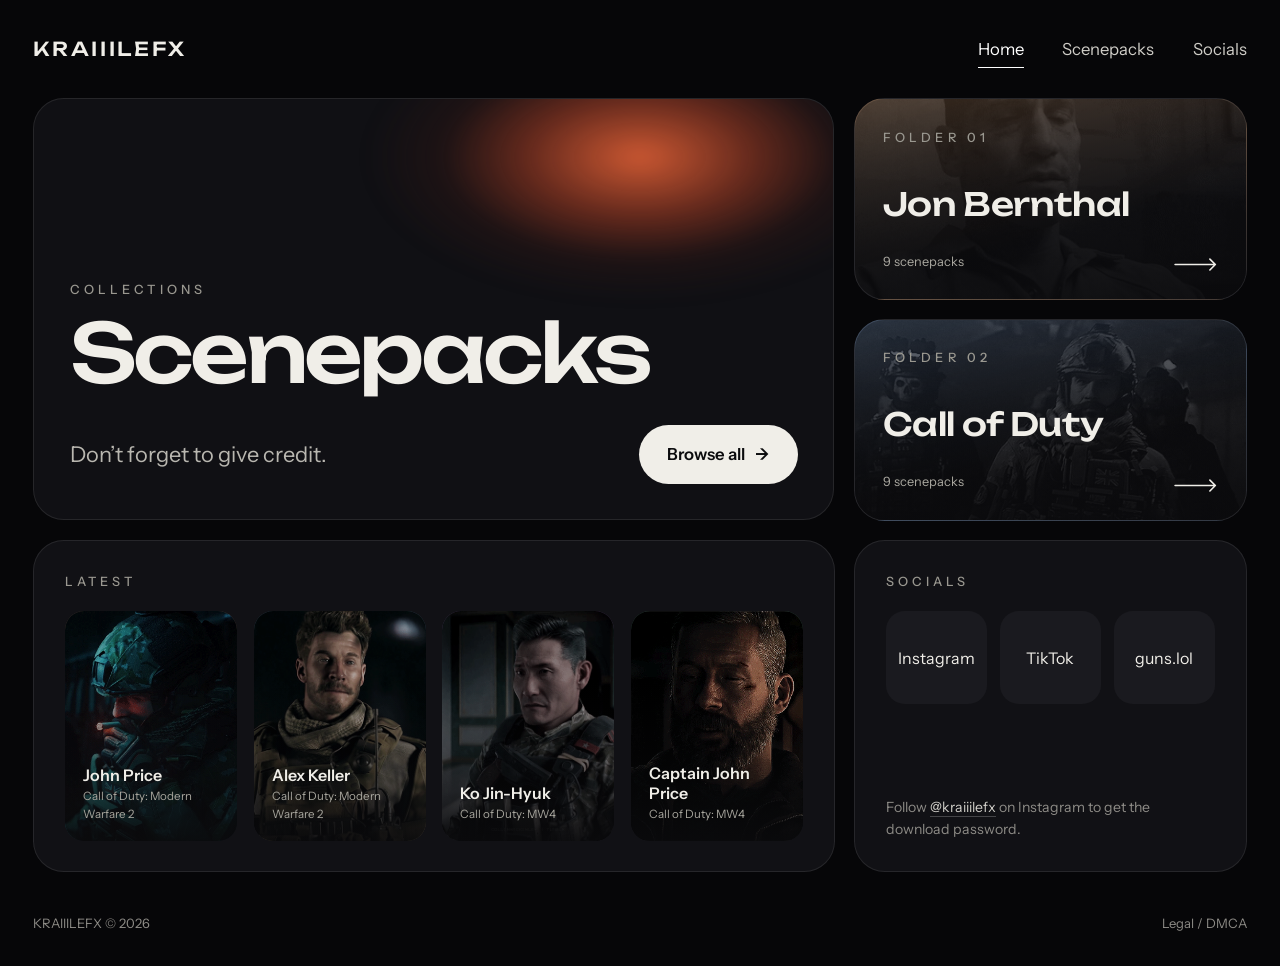
<file: index.html>
<!DOCTYPE html>
<html lang="en">
<head>
<meta charset="utf-8">
<meta name="viewport" content="width=device-width, initial-scale=1, viewport-fit=cover">
<title>KRAIIILEFX</title>
<meta name="description" content="Game, series and film scenepacks by KRAIIILEFX.">
<meta name="theme-color" content="#060608">
<link rel="icon" type="image/svg+xml" href="data:image/svg+xml,%3Csvg xmlns='http://www.w3.org/2000/svg' viewBox='0 0 64 64'%3E%3Crect width='64' height='64' rx='12' fill='%230a0a0a'/%3E%3Cpath d='M22 14V50M22 33L44 14M22 33L44 50' stroke='%23f0ede6' stroke-width='8' stroke-linecap='square' fill='none'/%3E%3C/svg%3E">
<link rel="preconnect" href="https://fonts.googleapis.com">
<link rel="preconnect" href="https://fonts.gstatic.com" crossorigin>
<link href="https://fonts.googleapis.com/css2?family=Instrument+Sans:wght@400;500;600&family=Unbounded:wght@400;500;600&display=swap" rel="stylesheet">
<link rel="stylesheet" href="assets/css/home.css?v=1">
<script data-goatcounter="https://kraiiilefx.goatcounter.com/count" async src="//gc.zgo.at/count.js"></script>
</head>
<body>

<header class="top">
  <a class="logo" href="index.html" aria-label="KRAIIILEFX home">KRAIIILEFX</a>
  <nav class="nav" aria-label="Main">
    <a href="index.html" aria-current="page">Home</a>
    <a href="scenepacks.html">Scenepacks</a>
    <a href="#socials">Socials</a>
  </nav>
</header>

<main class="bento">

  <!-- HERO -->
  <section class="tile hero" aria-labelledby="hero-title">
    <span class="kicker">Collections</span>
    <h1 id="hero-title">Scenepacks</h1>
    <div class="hero-row">
      <p>Don’t forget to give credit.</p>
      <a class="pill" href="scenepacks.html">Browse all <span class="arr" aria-hidden="true">→</span></a>
    </div>
  </section>

  <!-- KLASÖRLER (JS data/scenepacks.json'dan doldurur; içindekiler yedek) -->
  <div class="folders" id="folders">
    <a class="tile folder" href="scenepacks.html#/Jon%20Bernthal" style="--i:0">
      <span class="kicker">Folder 01</span>
      <h3>Jon Bernthal</h3>
      <span class="folder-foot"><small></small><span class="arrow" aria-hidden="true"><svg viewBox="0 0 40 12"><path d="M1 6h37M33 1l5 5-5 5"/></svg></span></span>
    </a>
    <a class="tile folder" href="scenepacks.html#/Call%20of%20Duty" style="--i:1">
      <span class="kicker">Folder 02</span>
      <h3>Call of Duty</h3>
      <span class="folder-foot"><small></small><span class="arrow" aria-hidden="true"><svg viewBox="0 0 40 12"><path d="M1 6h37M33 1l5 5-5 5"/></svg></span></span>
    </a>
  </div>

  <!-- LATEST -->
  <section class="tile latest" aria-labelledby="latest-title">
    <h2 class="kicker" id="latest-title">Latest</h2>
    <div class="latest-grid" id="latest">
      <div class="pack skel" style="--i:0"></div>
      <div class="pack skel" style="--i:1"></div>
      <div class="pack skel" style="--i:2"></div>
      <div class="pack skel" style="--i:3"></div>
    </div>
  </section>

  <!-- SOCIALS -->
  <section class="tile socials" id="socials" aria-labelledby="socials-title">
    <h2 class="kicker" id="socials-title">Socials</h2>
    <div class="pills">
      <a href="https://www.instagram.com/kraiiilefx/" target="_blank" rel="noopener noreferrer">Instagram</a>
      <a href="https://www.tiktok.com/@kraiiilefx?lang=tr-TR" target="_blank" rel="noopener noreferrer">TikTok</a>
      <a href="https://guns.lol/kraiiilefx" target="_blank" rel="noopener noreferrer">guns.lol</a>
    </div>
    <p class="socials-note">
      Follow <a href="https://www.instagram.com/kraiiilefx/" target="_blank" rel="noopener noreferrer">@kraiiilefx</a>
      on Instagram to get the download password.
    </p>
  </section>

</main>

<footer class="foot">
  <span>KRAIIILEFX © <span id="year">2026</span></span>
  <a href="legal.html">Legal / DMCA</a>
</footer>

<script>
(function () {
  "use strict";

  var DATA_URL = "data/scenepacks.json";
  var ARROW = '<span class="arrow" aria-hidden="true"><svg viewBox="0 0 40 12"><path d="M1 6h37M33 1l5 5-5 5"/></svg></span>';

  function esc(s) {
    return String(s == null ? "" : s).replace(/[&<>"']/g, function (c) {
      return { "&": "&amp;", "<": "&lt;", ">": "&gt;", '"': "&quot;", "'": "&#39;" }[c];
    });
  }
  function pad(n) { return n < 10 ? "0" + n : String(n); }
  function hasLinks(p) {
    var L = p.links || {};
    return !!(L["1080p"] || L["2k"] || L["4k"] || p.mega);
  }
  /* scenepacks.js'in hash yönlendirmesi: #/Klasör/Altklasör/... */
  function href(parts) {
    return "scenepacks.html#/" + parts.filter(Boolean).map(encodeURIComponent).join("/");
  }
  function imgTag(src, pos) {
    if (!src) return "";
    return '<img src="' + esc(src) + '" alt="" loading="lazy" decoding="async"' +
      (pos ? ' style="object-position:' + esc(pos) + '"' : "") +
      ' onerror="this.remove()">';
  }

  /* ---------- klasörler (JSON'daki ilk görünme sırası) ---------- */
  function groupFolders(list) {
    var map = {}, out = [];
    list.forEach(function (p) {
      if (!p.folder) return;
      if (!map[p.folder]) { map[p.folder] = { name: p.folder, packs: [] }; out.push(map[p.folder]); }
      map[p.folder].packs.push(p);
    });
    out.forEach(function (f) {
      var c = f.packs.filter(function (p) { return p.folderCover; })[0];
      var any = f.packs.filter(function (p) { return p.cover; })[0];
      f.cover = c ? c.folderCover : (any ? any.cover : "");
      f.pos = c ? "" : (any ? any.coverPos : "");
    });
    return out;
  }

  function renderFolders(list) {
    var host = document.getElementById("folders");
    var groups = groupFolders(list);
    if (!groups.length) return;
    host.innerHTML = groups.map(function (f, i) {
      var n = f.packs.length;
      return '<a class="tile folder" href="' + href([f.name]) + '" style="--i:' + i + '">' +
        '<span class="folder-bg">' + imgTag(f.cover, f.pos) + '</span>' +
        '<span class="kicker">Folder ' + pad(i + 1) + '</span>' +
        '<h3>' + esc(f.name) + '</h3>' +
        '<span class="folder-foot"><small>' + n + ' scenepack' + (n === 1 ? "" : "s") + '</small>' + ARROW + '</span>' +
        '</a>';
    }).join("");
  }

  /* ---------- latest: indirilebilir en yeni 4 pack ---------- */
  function renderLatest(list) {
    var host = document.getElementById("latest");
    var items = list.map(function (p, i) { p._o = i; return p; })
      .filter(function (p) { return !p.locked && hasLinks(p); })
      .sort(function (a, b) {
        var d = (b.date || "").localeCompare(a.date || "");
        return d !== 0 ? d : b._o - a._o;
      })
      .slice(0, 4);

    if (!items.length) {
      host.innerHTML = '<p class="latest-empty">No scenepacks yet.</p>';
      return;
    }
    host.innerHTML = items.map(function (p, i) {
      return '<a class="pack" href="' + href([p.folder, p.subfolder, p.subfolder2]) + '" style="--i:' + i + '">' +
        imgTag(p.cover, p.coverPos) +
        '<span class="pack-info"><b>' + esc(p.character || p.name) + '</b>' +
        (p.production ? '<small>' + esc(p.production) + '</small>' : "") + '</span></a>';
    }).join("");
  }

  document.getElementById("year").textContent = new Date().getFullYear();

  fetch(DATA_URL + "?v=" + Date.now(), { cache: "no-store" })
    .then(function (r) { if (!r.ok) throw new Error(r.status); return r.json(); })
    .then(function (data) {
      var list = Array.isArray(data) ? data : [];
      renderFolders(list);
      renderLatest(list);
    })
    .catch(function () {
      document.getElementById("latest").innerHTML =
        '<p class="latest-empty">Could not load the latest scenepacks. <a href="scenepacks.html" style="text-decoration:underline">Browse all</a></p>';
    });
})();
</script>
</body>
</html>
</file>
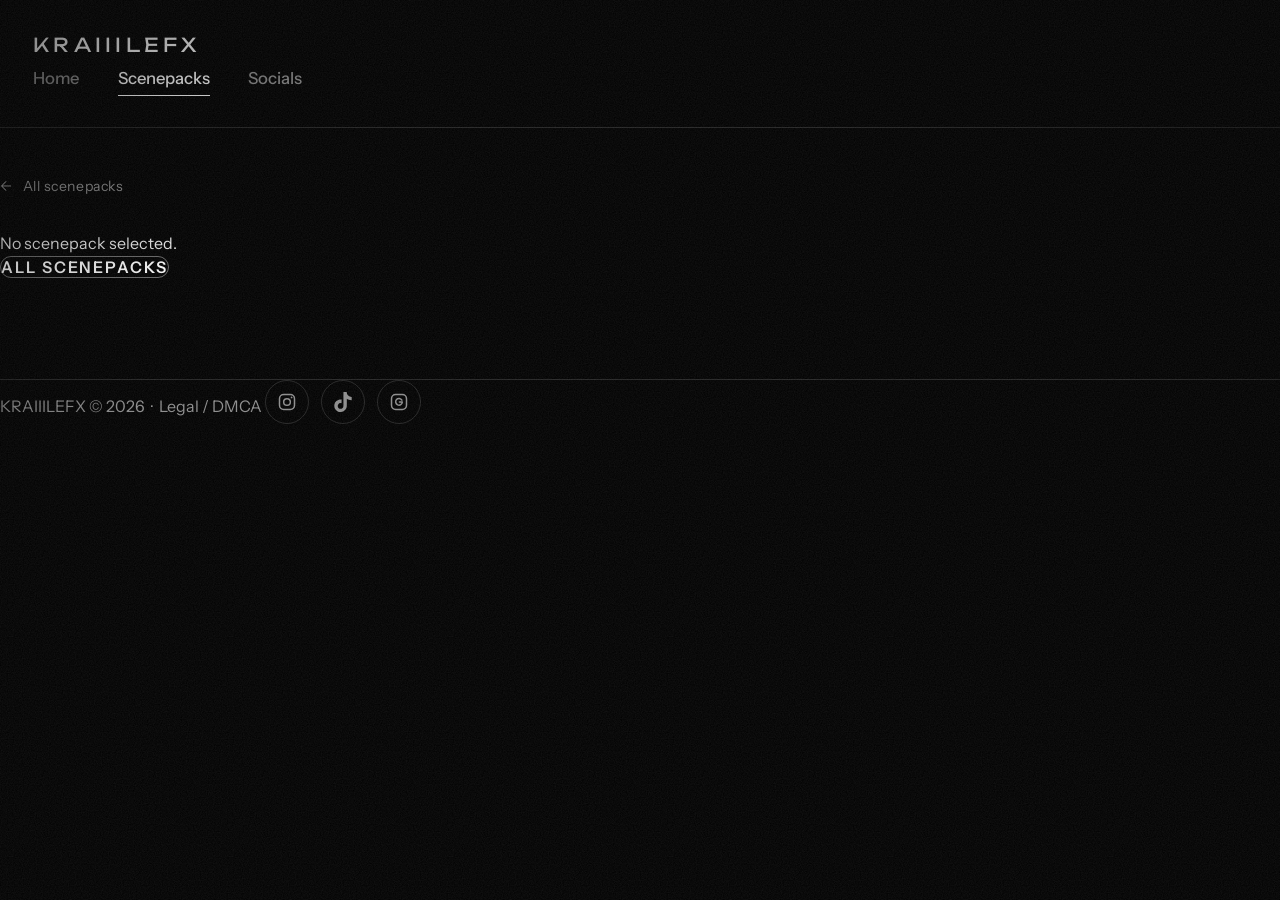
<file: kraiiilefxscenepack.html>
<!DOCTYPE html>
<html lang="en">
<head>
<meta charset="utf-8">
<meta name="viewport" content="width=device-width, initial-scale=1, viewport-fit=cover">
<title>Scenepack | KRAIIILEFX</title>
<meta name="description" content="Download a KRAIIILEFX scenepack.">
<meta name="theme-color" content="#000000">
<link rel="icon" type="image/svg+xml" href="favicon.svg">
<link rel="preconnect" href="https://fonts.googleapis.com">
<link rel="preconnect" href="https://fonts.gstatic.com" crossorigin>
<link href="https://fonts.googleapis.com/css2?family=Instrument+Sans:wght@400;500;600&family=Unbounded:wght@300;400;500;600&display=swap" rel="stylesheet">
<link rel="stylesheet" href="assets/css/style.css?v=3">
<link rel="stylesheet" href="assets/css/custom.css?v=7">

<style>
/* =========================================================
   Detay sayfası animasyonları (bu dosyaya özel, custom.css'e bağlı değil)
   ========================================================= */
@keyframes kx-up {
  from { opacity: 0; transform: translateY(26px); }
  to   { opacity: 1; transform: none; }
}
@keyframes kx-poster {
  from { opacity: 0; clip-path: inset(100% 0 0 0 round 14px); transform: scale(1.07); }
  to   { opacity: 1; clip-path: inset(0 0 0 0 round 14px); transform: none; }
}
@keyframes kx-letter {
  from { opacity: 0; transform: translateY(.75em) rotate(5deg); }
  to   { opacity: 1; transform: none; }
}
@keyframes kx-line {
  from { transform: scaleX(0); }
  to   { transform: scaleX(1); }
}
@keyframes kx-glow {
  0%, 100% { opacity: .45; transform: scale(1); }
  50%      { opacity: .9;  transform: scale(1.1); }
}
@keyframes kx-shine {
  0%   { transform: translateX(-140%) skewX(-20deg); }
  60%, 100% { transform: translateX(340%) skewX(-20deg); }
}

/* Geri butonu */
body main .back {
  display: inline-flex;
  align-items: center;
  gap: 10px;
  margin: clamp(28px, 5vw, 48px) 0 clamp(22px, 4vw, 34px);
  font-size: 14px;
  letter-spacing: .04em;
  color: var(--muted);
  transition: color .25s;
  animation: kx-up .6s ease backwards;
}
body main .back .arr { display: inline-block; transition: transform .35s cubic-bezier(.2, .7, .2, 1); }
body main .back:hover { color: #fff; }
body main .back:hover .arr { transform: translateX(-7px); }

/* Sayfa düzeni + arkadaki yumuşak ışık */
body main #detail { padding-bottom: clamp(56px, 9vw, 100px); }
body main .detail { position: relative; isolation: isolate; }
body main .detail::before {
  content: "";
  position: absolute;
  z-index: -1;
  left: 0;
  top: -4%;
  width: min(560px, 100%);
  aspect-ratio: 1;
  pointer-events: none;
  background: radial-gradient(closest-side, rgba(255,255,255,.10), rgba(255,255,255,0));
  animation: kx-glow 7s ease-in-out infinite;
}

/* Poster: alttan açılarak gelir, imleçle hafif eğilir, ışık süzülür */
body main .detail .art {
  position: relative;
  box-shadow: 0 30px 80px -34px rgba(255,255,255,.16);
  transform: perspective(900px) rotateX(var(--rx, 0deg)) rotateY(var(--ry, 0deg));
  transition: transform .25s ease-out, box-shadow .5s ease;
  animation: kx-poster 1.1s cubic-bezier(.2, .8, .2, 1) backwards;
}
body main .detail .art:hover { box-shadow: 0 40px 90px -30px rgba(255,255,255,.24); }
body main .detail .art img { transition: transform 1.4s cubic-bezier(.2, .7, .2, 1); }
body main .detail .art:hover img { transform: scale(1.05); }
body main .detail .art::after {
  content: "";
  position: absolute;
  inset: 0;
  pointer-events: none;
  opacity: 0;
  background: radial-gradient(circle at var(--gx, 50%) var(--gy, 50%), rgba(255,255,255,.16), rgba(255,255,255,0) 55%);
  transition: opacity .4s ease;
}
body main .detail .art:hover::after { opacity: 1; }
@media (min-width: 761px) {
  body main .detail .art { position: sticky; top: 96px; }
}
@media (max-width: 760px) {
  body main .detail .art { max-width: 440px; }
}

/* Sağ sütun: sırayla yukarı kayar */
body main .detail > div:last-child > * {
  animation: kx-up .8s cubic-bezier(.2, .8, .2, 1) backwards;
}
body main .detail > div:last-child > :nth-child(1) { animation-delay: .20s; }
body main .detail > div:last-child > h1 { animation: none; }
body main .detail > div:last-child > :nth-child(3) { animation: none; }
body main .detail > div:last-child > :nth-child(4) { animation-delay: .95s; }
body main .detail > div:last-child > :nth-child(5) { animation-delay: 1.10s; }

body main .kicker {
  font-size: 12px;
  letter-spacing: .22em;
  text-transform: uppercase;
}

/* Başlık: harf harf belirir */
.kx-w { display: inline-block; white-space: nowrap; }
.kx-l {
  display: inline-block;
  animation: kx-letter .75s cubic-bezier(.2, .8, .2, 1) backwards;
}

/* Bilgi satırları: çizgi soldan çizilir, satır yukarı kayar */
body main .facts div {
  position: relative;
  border-bottom: 0;
  animation: kx-up .7s cubic-bezier(.2, .8, .2, 1) backwards;
  animation-delay: var(--d, .5s);
  transition: padding-left .3s ease;
}
body main .facts div::after {
  content: "";
  position: absolute;
  left: 0;
  right: 0;
  bottom: 0;
  height: 1px;
  background: var(--line);
  transform-origin: left;
  transition: background .3s ease;
  animation: kx-line .9s cubic-bezier(.2, .8, .2, 1) backwards;
  animation-delay: calc(var(--d, .5s) + .1s);
}
body main .facts div:hover { padding-left: 8px; }
body main .facts div:hover::after { background: var(--line-strong); }
body main .facts div:nth-child(1) { --d: .55s; }
body main .facts div:nth-child(2) { --d: .65s; }
body main .facts div:nth-child(3) { --d: .75s; }
body main .facts div:nth-child(4) { --d: .85s; }

/* Butonlar: ilki dolu beyaz + parlama, ikincisi çizgili */
body main .actions .btn {
  position: relative;
  overflow: hidden;
  flex: 1 1 220px;
  text-align: center;
  font-size: 12px;
  transition: background .25s, color .25s, border-color .25s, transform .3s cubic-bezier(.2, .7, .2, 1);
}
body main .actions .btn:hover { transform: translateY(-3px); }
body main .actions .btn:not(.ghost) { background: #fff; color: #000; border-color: #fff; }
body main .actions .btn:not(.ghost):hover { background: transparent; color: #fff; }
body main .actions .btn:not(.ghost)::after {
  content: "";
  position: absolute;
  top: 0;
  bottom: 0;
  left: 0;
  width: 35%;
  pointer-events: none;
  background: linear-gradient(90deg, rgba(0,0,0,0), rgba(0,0,0,.14), rgba(0,0,0,0));
  animation: kx-shine 3.6s ease-in-out 2s infinite;
}
body main .actions .btn[aria-disabled="true"]::after { display: none; }

/* ===== Kilitli scenepack butonları ===== */
body main .actions .btn.is-locked {
  position: relative;
  cursor: not-allowed;
  transform: none !important;
}
body main .actions .btn.is-locked::before { display: none !important; content: none !important; }
body main .actions .btn.is-locked::after { display: none !important; }
body main .actions .btn.is-locked:not(.ghost) {
  background: rgba(255,255,255,.14);
  color: #fff;
  border-color: rgba(255,255,255,.14);
}
body main .actions .btn.is-locked .lbl { opacity: .3; }
body main .actions .btn.is-locked .btnlock {
  position: absolute;
  top: 0; right: 0; bottom: 0; left: 0;
  display: flex;
  align-items: center;
  justify-content: center;
  color: #fff;
  opacity: 1;
  pointer-events: none;
}
body main .actions .btn.is-locked .btnlock svg { width: 22px; height: 22px; display: block; }

/* Hareket istemeyenler için */
@media (prefers-reduced-motion: reduce) {
  body main .back,
  body main .detail::before,
  body main .detail .art,
  body main .detail > div:last-child > *,
  body main .facts div,
  body main .facts div::after,
  body main .actions .btn::after,
  .kx-l { animation: none !important; }
  body main .detail .art,
  body main .detail .art img,
  body main .actions .btn { transition: none; }
}
</style>
<script data-goatcounter="https://kraiiilefx.goatcounter.com/count"
        async src="//gc.zgo.at/count.js"></script>
</head>
<body>

<svg width="0" height="0" style="position:absolute" aria-hidden="true">
  <symbol id="i-ig" viewBox="0 0 24 24">
    <g fill="none" stroke="currentColor" stroke-width="1.8">
      <rect x="3" y="3" width="18" height="18" rx="5"/>
      <circle cx="12" cy="12" r="4"/>
    </g>
    <circle cx="17.5" cy="6.5" r="1.1" fill="currentColor"/>
  </symbol>
  <symbol id="i-tt" viewBox="0 0 24 24">
    <path fill="currentColor" d="M12.525.02c1.31-.02 2.61-.01 3.91-.02.08 1.53.63 3.09 1.75 4.17 1.12 1.11 2.7 1.62 4.24 1.79v4.03c-1.44-.05-2.89-.35-4.2-.97-.57-.26-1.1-.59-1.62-.93-.01 2.92.01 5.84-.02 8.75-.08 1.4-.54 2.79-1.35 3.94-1.31 1.92-3.58 3.17-5.91 3.21-1.43.08-2.86-.31-4.08-1.03-2.02-1.19-3.44-3.37-3.65-5.71-.02-.5-.03-1-.01-1.49.18-1.9 1.12-3.72 2.58-4.96 1.66-1.44 3.98-2.13 6.15-1.72.02 1.48-.04 2.96-.04 4.44-.99-.32-2.15-.23-3.02.37-.63.41-1.11 1.04-1.36 1.75-.21.51-.15 1.07-.14 1.61.24 1.64 1.82 3.02 3.5 2.87 1.12-.01 2.19-.66 2.77-1.61.19-.33.4-.67.41-1.06.1-1.79.06-3.57.07-5.36.01-4.03-.01-8.05.02-12.07z"/>
  </symbol>
  <symbol id="i-gl" viewBox="0 0 24 24">
    <g fill="none" stroke="currentColor" stroke-width="1.8" stroke-linecap="round" stroke-linejoin="round">
      <rect x="3" y="3" width="18" height="18" rx="5"/>
      <path d="M15.5 9.8A4 4 0 1 0 16 12h-3.5"/>
    </g>
  </symbol>
</svg>

<header class="top"><div class="wrap">
<a class="logo" href="index.html">KRAIIILEFX</a>
<nav class="nav" aria-label="Main"><a href="index.html">Home</a><a href="scenepacks.html" aria-current="page">Scenepacks</a><a href="#" id="socialsBtn">Socials</a></nav>
</div></header>

<main>
<div class="wrap">
<a class="back" href="scenepacks.html"><span class="arr">&larr;</span> All scenepacks</a>
<div id="detail"></div>
<noscript><div class="wrap"><p class="state">JavaScript is required to show scenepacks.</p></div></noscript>
</div>
</main>

<footer><div class="wrap"><span>KRAIIILEFX &copy; <span id="year">2026</span> &nbsp;&middot;&nbsp; <a class="legal-link" href="legal.html">Legal / DMCA</a></span>
<span class="social-links">
  <a href="https://www.instagram.com/kraiiilefx/" target="_blank" rel="noopener noreferrer" aria-label="Instagram"><svg aria-hidden="true"><use href="#i-ig"/></svg></a>
  <a href="https://www.tiktok.com/@kraiiilefx?lang=tr-TR" target="_blank" rel="noopener noreferrer" aria-label="TikTok"><svg aria-hidden="true"><use href="#i-tt"/></svg></a>
  <a href="https://guns.lol/kraiiilefx" target="_blank" rel="noopener noreferrer" aria-label="guns.lol"><svg aria-hidden="true"><use href="#i-gl"/></svg></a>
</span></div></footer>

<div class="socials-modal" id="socialsModal" aria-hidden="true">
  <div class="socials-box" role="dialog" aria-label="kraiiilefx socials">
    <div class="socials-title">
      kraiiilefx socials
      <button class="socials-close" id="socialsClose" aria-label="Close">&times;</button>
    </div>
    <div class="socials-icons">
      <a href="https://www.instagram.com/kraiiilefx/" target="_blank" rel="noopener noreferrer" aria-label="Instagram"><svg aria-hidden="true"><use href="#i-ig"/></svg></a>
      <a href="https://www.tiktok.com/@kraiiilefx?lang=tr-TR" target="_blank" rel="noopener noreferrer" aria-label="TikTok"><svg aria-hidden="true"><use href="#i-tt"/></svg></a>
      <a href="https://guns.lol/kraiiilefx" target="_blank" rel="noopener noreferrer" aria-label="guns.lol"><svg aria-hidden="true"><use href="#i-gl"/></svg></a>
    </div>
  </div>
</div>

<script src="assets/js/app.js?v=8" defer></script>
<script>
/* Socials pop-up */
(function () {
  var modal = document.getElementById('socialsModal');
  var openBtn = document.getElementById('socialsBtn');
  var closeBtn = document.getElementById('socialsClose');
  function open(e) { if (e) e.preventDefault(); modal.classList.add('open'); modal.setAttribute('aria-hidden', 'false'); }
  function close() { modal.classList.remove('open'); modal.setAttribute('aria-hidden', 'true'); }
  openBtn.addEventListener('click', open);
  closeBtn.addEventListener('click', close);
  modal.addEventListener('click', function (e) { if (e.target === modal) close(); });
  document.addEventListener('keydown', function (e) { if (e.key === 'Escape') close(); });
})();

/* Detay animasyonları: başlık harf harf + poster eğilme efekti */
(function () {
  var host = document.getElementById('detail');
  if (!host) return;
  var reduce = window.matchMedia('(prefers-reduced-motion: reduce)').matches;
  var fine = window.matchMedia('(hover: hover) and (pointer: fine)').matches;

  function enhance() {
    var box = host.querySelector('.detail');
    if (!box || box.dataset.kx) return;
    box.dataset.kx = '1';

    var h = box.querySelector('h1');
    if (h && !reduce) {
      var txt = h.textContent, i = 0;
      h.setAttribute('aria-label', txt);
      h.textContent = '';
      var words = txt.split(' ');
      words.forEach(function (w, wi) {
        var ws = document.createElement('span');
        ws.className = 'kx-w';
        ws.setAttribute('aria-hidden', 'true');
        w.split('').forEach(function (ch) {
          var s = document.createElement('span');
          s.className = 'kx-l';
          s.textContent = ch;
          s.style.animationDelay = (0.3 + i * 0.035) + 's';
          i++;
          ws.appendChild(s);
        });
        h.appendChild(ws);
        if (wi < words.length - 1) h.appendChild(document.createTextNode(' '));
      });
    }

    var art = box.querySelector('.art');
    if (art && fine && !reduce) {
      art.addEventListener('pointermove', function (e) {
        var r = art.getBoundingClientRect();
        var x = (e.clientX - r.left) / r.width;
        var y = (e.clientY - r.top) / r.height;
        art.style.setProperty('--ry', ((x - 0.5) * 10).toFixed(2) + 'deg');
        art.style.setProperty('--rx', ((0.5 - y) * 10).toFixed(2) + 'deg');
        art.style.setProperty('--gx', (x * 100).toFixed(1) + '%');
        art.style.setProperty('--gy', (y * 100).toFixed(1) + '%');
      });
      art.addEventListener('pointerleave', function () {
        art.style.setProperty('--rx', '0deg');
        art.style.setProperty('--ry', '0deg');
      });
    }
  }

  new MutationObserver(enhance).observe(host, { childList: true });
  enhance();
})();

/* Kilitli scenepack: iki butona da kilit koy (app.js'ten bağımsız çalışır) */
(function () {
  var host = document.getElementById('detail');
  if (!host) return;
  var id = new URLSearchParams(location.search).get('id') || '';
  var LOCK = '<svg viewBox="0 0 24 24" fill="none" stroke="currentColor" stroke-width="2" stroke-linecap="round" stroke-linejoin="round" aria-hidden="true"><rect x="4" y="11" width="16" height="10" rx="2.5"/><path d="M8 11V7.5a4 4 0 0 1 8 0V11"/><circle cx="12" cy="16" r="1" fill="currentColor" stroke="none"/></svg>';
  var isLocked = false;

  function apply() {
    if (!isLocked) return;
    var btns = host.querySelectorAll('.actions .btn');
    Array.prototype.forEach.call(btns, function (b) {
      if (b.dataset.kxl) return;
      b.dataset.kxl = '1';
      var label = b.textContent.trim();
      b.classList.add('is-locked');
      b.setAttribute('aria-disabled', 'true');
      b.removeAttribute('href');
      b.removeAttribute('target');
      b.textContent = '';
      var l = document.createElement('span');
      l.className = 'lbl';
      l.textContent = label;
      var k = document.createElement('span');
      k.className = 'btnlock';
      k.setAttribute('aria-hidden', 'true');
      k.innerHTML = LOCK;
      b.appendChild(l);
      b.appendChild(k);
    });
  }

  fetch('data/scenepacks.json?v=' + Date.now(), { cache: 'no-store' })
    .then(function (r) { return r.json(); })
    .then(function (data) {
      var arr = Array.isArray(data) ? data : (data.scenepacks || data.packs || data.items || data.data || []);
      var p = arr.filter(function (x) { return String(x.id).toLowerCase() === id.toLowerCase(); })[0];
      isLocked = !!(p && (p.locked === true || String(p.locked).toLowerCase() === 'true'));
      apply();
    })
    .catch(function () {});

  new MutationObserver(apply).observe(host, { childList: true, subtree: true });
})();
</script>
</body>
</html>
</file>
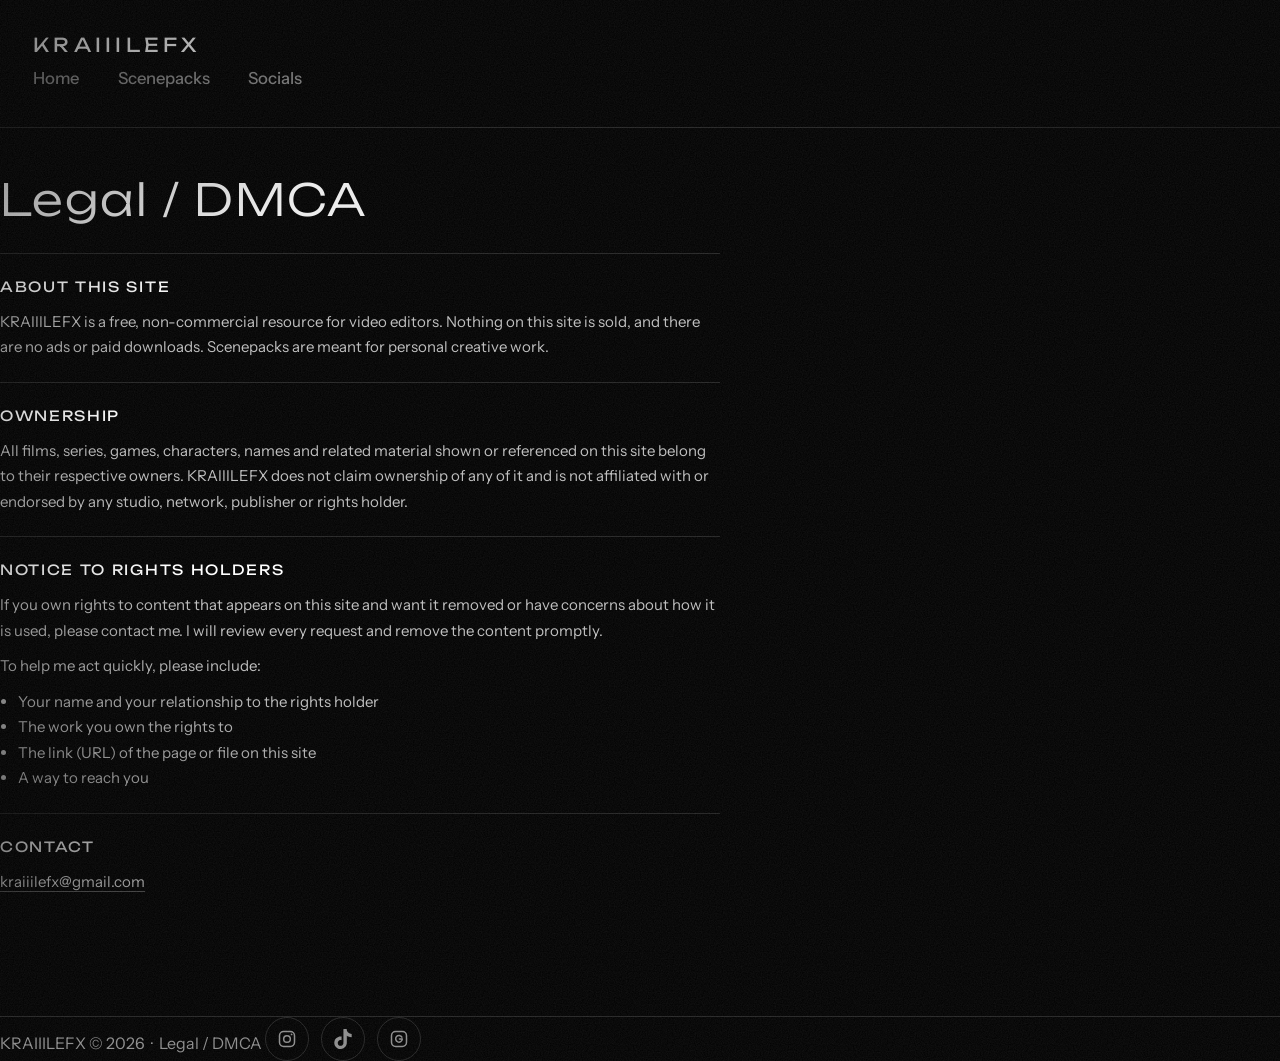
<file: legal.html>
<!DOCTYPE html>
<html lang="en">
<head>
<meta charset="utf-8">
<meta name="viewport" content="width=device-width, initial-scale=1, viewport-fit=cover">
<title>Legal / DMCA | KRAIIILEFX</title>
<meta name="description" content="Legal notice and copyright takedown contact for KRAIIILEFX.">
<meta name="theme-color" content="#000000">
<link rel="icon" type="image/svg+xml" href="favicon.svg">
<link rel="preconnect" href="https://fonts.googleapis.com">
<link rel="preconnect" href="https://fonts.gstatic.com" crossorigin>
<link href="https://fonts.googleapis.com/css2?family=Instrument+Sans:wght@400;500;600&family=Unbounded:wght@300;400;500;600&display=swap" rel="stylesheet">
<link rel="stylesheet" href="assets/css/style.css?v=3">
<link rel="stylesheet" href="assets/css/custom.css?v=4">
<style>
@keyframes lg-up { from { opacity: 0; transform: translateY(22px); } to { opacity: 1; transform: none; } }
.legal { max-width: 720px; padding-bottom: clamp(56px, 9vw, 100px); }
.legal h1 {
  font-family: var(--font-display);
  font-weight: 300;
  font-size: clamp(26px, 4.5vw, 44px);
  letter-spacing: .04em;
  line-height: 1.1;
  margin: clamp(28px, 5vw, 48px) 0 28px;
  animation: lg-up .8s cubic-bezier(.2,.8,.2,1) backwards;
}
.legal section {
  padding: 22px 0;
  border-top: 1px solid var(--line);
  animation: lg-up .8s cubic-bezier(.2,.8,.2,1) backwards;
}
.legal section:nth-of-type(1) { animation-delay: .10s; }
.legal section:nth-of-type(2) { animation-delay: .18s; }
.legal section:nth-of-type(3) { animation-delay: .26s; }
.legal section:nth-of-type(4) { animation-delay: .34s; }
.legal h2 {
  font-family: var(--font-display);
  font-weight: 400;
  font-size: 14px;
  letter-spacing: .12em;
  text-transform: uppercase;
  color: #fff;
  margin-bottom: 12px;
}
.legal p, .legal li { color: #bdbdbd; font-size: 15px; line-height: 1.7; }
.legal p + p { margin-top: 10px; }
.legal ul { margin: 10px 0 0; padding-left: 18px; }
.legal a.mail { color: #fff; border-bottom: 1px solid var(--line-strong); transition: border-color .25s; }
.legal a.mail:hover { border-color: #fff; }
.legal-link { color: var(--muted); transition: color .25s; }
.legal-link:hover { color: #fff; }
@media (prefers-reduced-motion: reduce) { .legal h1, .legal section { animation: none; } }
</style>
</head>
  <script data-goatcounter="https://kraiilefx.goatcounter.com/count"
        async src="//gc.zgo.at/count.js"></script>
<body>

<svg width="0" height="0" style="position:absolute" aria-hidden="true">
  <symbol id="i-ig" viewBox="0 0 24 24">
    <g fill="none" stroke="currentColor" stroke-width="1.8">
      <rect x="3" y="3" width="18" height="18" rx="5"/>
      <circle cx="12" cy="12" r="4"/>
    </g>
    <circle cx="17.5" cy="6.5" r="1.1" fill="currentColor"/>
  </symbol>
  <symbol id="i-tt" viewBox="0 0 24 24">
    <path fill="currentColor" d="M12.525.02c1.31-.02 2.61-.01 3.91-.02.08 1.53.63 3.09 1.75 4.17 1.12 1.11 2.7 1.62 4.24 1.79v4.03c-1.44-.05-2.89-.35-4.2-.97-.57-.26-1.1-.59-1.62-.93-.01 2.92.01 5.84-.02 8.75-.08 1.4-.54 2.79-1.35 3.94-1.31 1.92-3.58 3.17-5.91 3.21-1.43.08-2.86-.31-4.08-1.03-2.02-1.19-3.44-3.37-3.65-5.71-.02-.5-.03-1-.01-1.49.18-1.9 1.12-3.72 2.58-4.96 1.66-1.44 3.98-2.13 6.15-1.72.02 1.48-.04 2.96-.04 4.44-.99-.32-2.15-.23-3.02.37-.63.41-1.11 1.04-1.36 1.75-.21.51-.15 1.07-.14 1.61.24 1.64 1.82 3.02 3.5 2.87 1.12-.01 2.19-.66 2.77-1.61.19-.33.4-.67.41-1.06.1-1.79.06-3.57.07-5.36.01-4.03-.01-8.05.02-12.07z"/>
  </symbol>
  <symbol id="i-gl" viewBox="0 0 24 24">
    <g fill="none" stroke="currentColor" stroke-width="1.8" stroke-linecap="round" stroke-linejoin="round">
      <rect x="3" y="3" width="18" height="18" rx="5"/>
      <path d="M15.5 9.8A4 4 0 1 0 16 12h-3.5"/>
    </g>
  </symbol>
</svg>

<header class="top"><div class="wrap">
<a class="logo" href="index.html">KRAIIILEFX</a>
<nav class="nav" aria-label="Main"><a href="index.html">Home</a><a href="scenepacks.html">Scenepacks</a><a href="#" id="socialsBtn">Socials</a></nav>
</div></header>

<main>
<div class="wrap legal">
<h1>Legal / DMCA</h1>

<section>
<h2>About this site</h2>
<p>KRAIIILEFX is a free, non-commercial resource for video editors. Nothing on this site is sold, and there are no ads or paid downloads. Scenepacks are meant for personal creative work.</p>
</section>

<section>
<h2>Ownership</h2>
<p>All films, series, games, characters, names and related material shown or referenced on this site belong to their respective owners. KRAIIILEFX does not claim ownership of any of it and is not affiliated with or endorsed by any studio, network, publisher or rights holder.</p>
</section>

<section>
<h2>Notice to rights holders</h2>
<p>If you own rights to content that appears on this site and want it removed or have concerns about how it is used, please contact me. I will review every request and remove the content promptly.</p>
<p>To help me act quickly, please include:</p>
<ul>
  <li>Your name and your relationship to the rights holder</li>
  <li>The work you own the rights to</li>
  <li>The link (URL) of the page or file on this site</li>
  <li>A way to reach you</li>
</ul>
</section>

<section>
<h2>Contact</h2>
<p><a class="mail" href="mailto:kraiiilefx@gmail.com">kraiiilefx@gmail.com</a></p>
</section>
</div>
</main>

<footer><div class="wrap"><span>KRAIIILEFX &copy; <span id="year">2026</span> &nbsp;&middot;&nbsp; <a class="legal-link" href="legal.html">Legal / DMCA</a></span>
<span class="social-links">
  <a href="https://www.instagram.com/kraiiilefx/" target="_blank" rel="noopener noreferrer" aria-label="Instagram"><svg aria-hidden="true"><use href="#i-ig"/></svg></a>
  <a href="https://www.tiktok.com/@kraiiilefx?lang=tr-TR" target="_blank" rel="noopener noreferrer" aria-label="TikTok"><svg aria-hidden="true"><use href="#i-tt"/></svg></a>
  <a href="https://guns.lol/kraiiilefx" target="_blank" rel="noopener noreferrer" aria-label="guns.lol"><svg aria-hidden="true"><use href="#i-gl"/></svg></a>
</span></div></footer>

<div class="socials-modal" id="socialsModal" aria-hidden="true">
  <div class="socials-box" role="dialog" aria-label="kraiiilefx socials">
    <div class="socials-title">
      kraiiilefx socials
      <button class="socials-close" id="socialsClose" aria-label="Close">&times;</button>
    </div>
    <div class="socials-icons">
      <a href="https://www.instagram.com/kraiiilefx/" target="_blank" rel="noopener noreferrer" aria-label="Instagram"><svg aria-hidden="true"><use href="#i-ig"/></svg></a>
      <a href="https://www.tiktok.com/@kraiiilefx?lang=tr-TR" target="_blank" rel="noopener noreferrer" aria-label="TikTok"><svg aria-hidden="true"><use href="#i-tt"/></svg></a>
      <a href="https://guns.lol/kraiiilefx" target="_blank" rel="noopener noreferrer" aria-label="guns.lol"><svg aria-hidden="true"><use href="#i-gl"/></svg></a>
    </div>
  </div>
</div>

<script src="assets/js/app.js?v=4" defer></script>
<script>
(function () {
  var modal = document.getElementById('socialsModal');
  var openBtn = document.getElementById('socialsBtn');
  var closeBtn = document.getElementById('socialsClose');
  function open(e) { if (e) e.preventDefault(); modal.classList.add('open'); modal.setAttribute('aria-hidden', 'false'); }
  function close() { modal.classList.remove('open'); modal.setAttribute('aria-hidden', 'true'); }
  openBtn.addEventListener('click', open);
  closeBtn.addEventListener('click', close);
  modal.addEventListener('click', function (e) { if (e.target === modal) close(); });
  document.addEventListener('keydown', function (e) { if (e.key === 'Escape') close(); });
})();
</script>
</body>
</html>
</file>
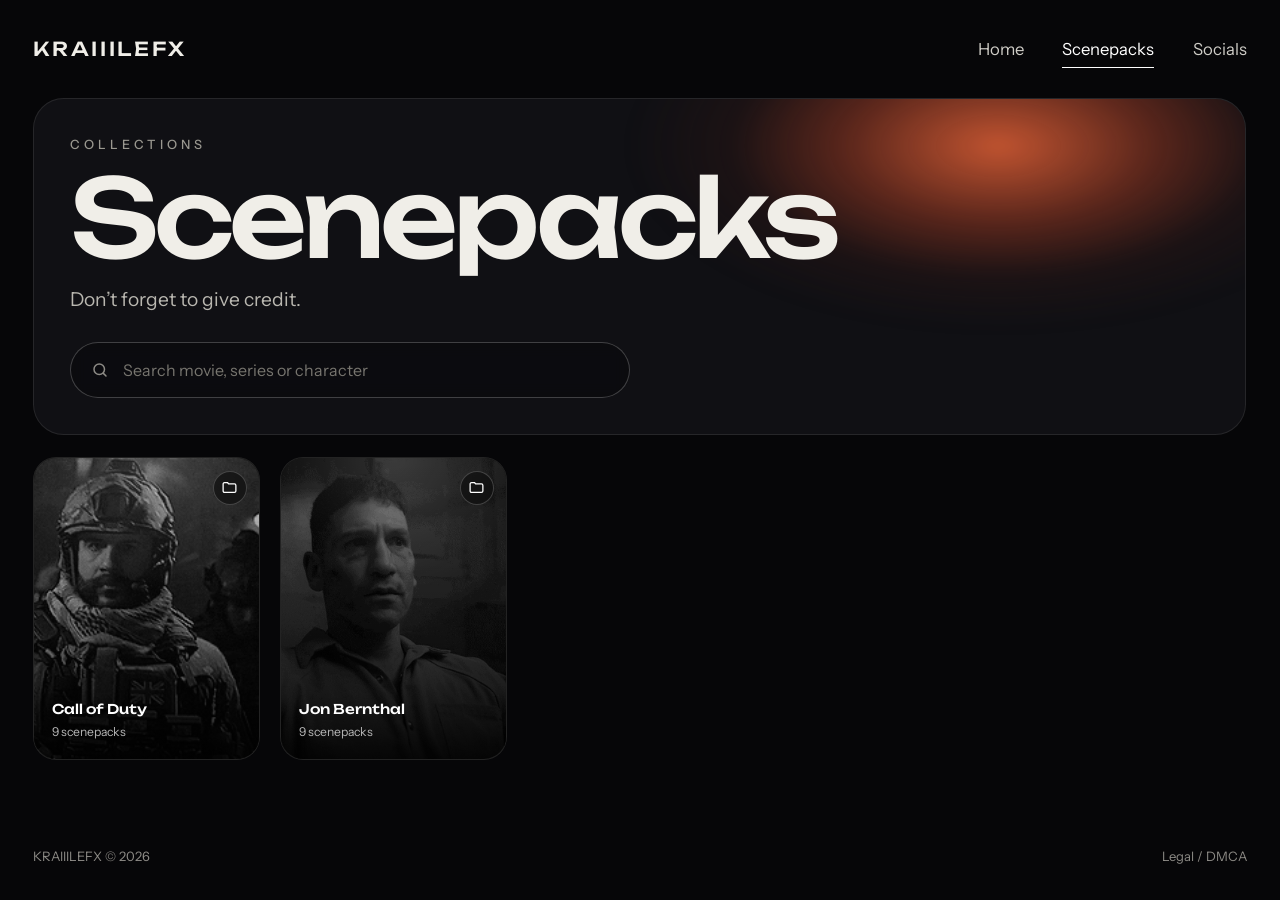
<file: scenepacks.html>
<!DOCTYPE html>
<html lang="en">
<head>
<meta charset="utf-8">
<meta name="viewport" content="width=device-width, initial-scale=1, viewport-fit=cover">
<title>Scenepacks | KRAIIILEFX</title>
<meta name="description" content="Game, series and film scenepacks by KRAIIILEFX.">
<meta name="theme-color" content="#060608">
<link rel="icon" type="image/svg+xml" href="data:image/svg+xml,%3Csvg xmlns='http://www.w3.org/2000/svg' viewBox='0 0 64 64'%3E%3Crect width='64' height='64' rx='12' fill='%230a0a0a'/%3E%3Cpath d='M22 14V50M22 33L44 14M22 33L44 50' stroke='%23f0ede6' stroke-width='8' stroke-linecap='square' fill='none'/%3E%3C/svg%3E">
<link rel="preconnect" href="https://fonts.googleapis.com">
<link rel="preconnect" href="https://fonts.gstatic.com" crossorigin>
<link href="https://fonts.googleapis.com/css2?family=Instrument+Sans:wght@400;500;600&family=Unbounded:wght@400;500;600&display=swap" rel="stylesheet">
<link rel="stylesheet" href="assets/css/home.css?v=2">
<link rel="stylesheet" href="assets/css/folders.css?v=10">
<link rel="stylesheet" href="assets/css/packs.css?v=1">
<script data-goatcounter="https://kraiiilefx.goatcounter.com/count" async src="//gc.zgo.at/count.js"></script>
</head>
<body>

<header class="top">
  <a class="logo" href="index.html" aria-label="KRAIIILEFX home">KRAIIILEFX</a>
  <nav class="nav" aria-label="Main">
    <a href="index.html">Home</a>
    <a href="scenepacks.html" aria-current="page">Scenepacks</a>
    <a href="index.html#socials">Socials</a>
  </nav>
</header>

<main class="page">

  <section class="tile phead" aria-labelledby="page-title">
    <span class="kicker">Collections</span>
    <h1 id="page-title">Scenepacks</h1>
    <p>Don’t forget to give credit.</p>
    <label class="searchbox">
      <svg viewBox="0 0 24 24" fill="none" stroke="currentColor" stroke-width="2" stroke-linecap="round" stroke-linejoin="round" aria-hidden="true"><circle cx="11" cy="11" r="7"/><path d="M20 20l-3.5-3.5"/></svg>
      <input id="search" class="search" type="search" placeholder="Search movie, series or character" autocomplete="off" aria-label="Search scenepacks">
    </label>
  </section>

  <nav id="crumbs" class="kx-crumbs" aria-label="Breadcrumb"></nav>

  <div id="grid" class="kx-grid" aria-live="polite"></div>

  <noscript><p class="kx-empty">JavaScript is required to browse scenepacks.</p></noscript>
</main>

<!-- Pack penceresi: scenepacks.js burayı doldurur -->
<div class="kx-modal" id="packModal" role="dialog" aria-modal="true" aria-label="Scenepack details">
  <div class="kx-box">
    <button class="kx-close" type="button" aria-label="Close">&times;</button>
    <div id="packBody" style="display:contents"></div>
  </div>
</div>

<footer class="foot">
  <span>KRAIIILEFX © <span id="year">2026</span></span>
  <a href="legal.html">Legal / DMCA</a>
</footer>

<script>document.getElementById("year").textContent = new Date().getFullYear();</script>
<script src="assets/js/scenepacks.js?v=11"></script>
</body>
</html>
</file>
<file: assets/css/home.css>
/* =========================================================
   KRAIIILEFX — home.css (yeni ana sayfa tasarımı)
   Sadece index.html tarafından yüklenir.
   style.css / custom.css / folders.css / animations.css'e dokunmaz.
   ========================================================= */

:root {
  --bg: #060608;
  --card: #111115;
  --line: rgba(255, 255, 255, .09);
  --line-hi: rgba(255, 255, 255, .22);
  --text: #f0eee8;
  --muted: #8d8b86;
  --display: "Unbounded", "Instrument Sans", system-ui, sans-serif;
  --body: "Instrument Sans", system-ui, sans-serif;
  --pad: clamp(16px, 2.6vw, 40px);
  --gap: clamp(12px, 1.5vw, 22px);
  --r: clamp(20px, 2.4vw, 34px);
  --ease: cubic-bezier(.22, 1, .36, 1);
}

*, *::before, *::after { box-sizing: border-box; }
html { -webkit-text-size-adjust: 100%; scroll-behavior: smooth; background: var(--bg); }
body {
  margin: 0;
  min-height: 100vh;
  min-height: 100dvh;
  display: flex;
  flex-direction: column;
  background: var(--bg);
  color: var(--text);
  font-family: var(--body);
  font-size: 16px;
  line-height: 1.5;
  -webkit-font-smoothing: antialiased;
  overflow-x: hidden;
}
::selection { background: var(--text); color: #000; }
a { color: inherit; text-decoration: none; }
img { display: block; max-width: 100%; }
h1, h2, h3, p { margin: 0; }
:focus-visible { outline: 2px solid var(--text); outline-offset: 3px; }

/* ---------- Header ---------- */
.top {
  display: flex;
  align-items: center;
  justify-content: space-between;
  gap: 24px;
  padding: clamp(18px, 2.4vw, 32px) var(--pad);
  animation: down .8s var(--ease) both;
}
.logo {
  font-family: var(--display);
  font-size: clamp(14px, 1.5vw, 20px);
  font-weight: 500;
  letter-spacing: .14em;
  white-space: nowrap;
  transition: letter-spacing .5s var(--ease);
}
.logo:hover { letter-spacing: .2em; }
.nav { display: flex; align-items: center; gap: clamp(18px, 3vw, 44px); font-size: clamp(14px, 1.3vw, 17px); }
.nav a { position: relative; padding: 6px 0; color: #cfcdc7; transition: color .25s; }
.nav a::after {
  content: "";
  position: absolute; left: 0; right: 0; bottom: 0; height: 1px;
  background: currentColor;
  transform: scaleX(0); transform-origin: left;
  transition: transform .4s var(--ease);
}
.nav a:hover, .nav a[aria-current="page"] { color: #fff; }
.nav a:hover::after, .nav a[aria-current="page"]::after { transform: scaleX(1); }

/* ---------- Bento grid ---------- */
.bento {
  flex: 1 0 auto;
  display: grid;
  grid-template-columns: minmax(0, 2.04fr) minmax(0, 1fr);
  gap: var(--gap);
  padding: 0 var(--pad) var(--pad);
  width: 100%;
  max-width: 1760px;
  margin: 0 auto;
}
.tile {
  position: relative;
  overflow: hidden;
  border-radius: var(--r);
  border: 1px solid var(--line);
  background: var(--card);
  animation: up .9s var(--ease) both;
  animation-delay: calc(var(--d, 0) * 90ms + 120ms);
}
.kicker {
  display: block;
  font-size: clamp(11px, 1vw, 14px);
  font-weight: 500;
  letter-spacing: .32em;
  text-transform: uppercase;
  color: #9a9890;
}

/* ---------- Hero ---------- */
.hero {
  --d: 0;
  grid-column: 1; grid-row: 1;
  container-type: inline-size;
  min-height: clamp(380px, 33vw, 720px);
  display: flex;
  flex-direction: column;
  justify-content: flex-end;
  padding: clamp(22px, 2.8vw, 48px);
  isolation: isolate;
  background: #101014;
}
.hero::before {
  content: "";
  position: absolute; z-index: -1;
  inset: -20% -10% auto auto;
  width: 90%; height: 130%;
  background:
    radial-gradient(closest-side at 62% 26%, rgba(214, 92, 52, .95), rgba(150, 56, 34, .62) 42%, rgba(70, 28, 22, .25) 72%, rgba(16, 16, 20, 0) 100%);
  filter: blur(8px);
  animation: glow 9s ease-in-out infinite alternate;
}
.hero .kicker { margin-bottom: clamp(4px, .8vw, 12px); }
.hero h1 {
  font-family: var(--display);
  font-weight: 500;
  font-size: clamp(40px, 8vw, 130px);          /* eski tarayıcılar için yedek */
  font-size: clamp(40px, 11.2cqw, 170px);
  line-height: 1.08;
  letter-spacing: -.045em;
  color: var(--text);
  white-space: nowrap;
}
.hero-row {
  display: flex;
  align-items: center;
  justify-content: space-between;
  gap: 18px;
  flex-wrap: wrap;
  margin-top: clamp(14px, 2.2vw, 36px);
}
.hero-row p { font-size: clamp(15px, 1.7vw, 22px); color: #b9b7b0; }
.pill {
  display: inline-flex;
  align-items: center;
  gap: 10px;
  padding: clamp(13px, 1.3vw, 18px) clamp(22px, 2.2vw, 32px);
  border-radius: 999px;
  background: var(--text);
  color: #0b0b0d;
  font-weight: 600;
  font-size: clamp(14px, 1.3vw, 17px);
  transition: transform .4s var(--ease), background .3s, box-shadow .4s;
}
.pill .arr { display: inline-block; transition: transform .4s var(--ease); }
.pill:hover { background: #fff; transform: translateY(-2px); box-shadow: 0 14px 40px -10px rgba(255, 140, 90, .45); }
.pill:hover .arr { transform: translateX(5px); }

/* ---------- Klasör kartları ---------- */
.folders {
  grid-column: 2; grid-row: 1;
  display: grid;
  grid-auto-rows: minmax(0, 1fr);
  gap: var(--gap);
  min-height: 0;
}
.folder {
  --tint: rgba(150, 108, 72, .55);
  display: flex;
  flex-direction: column;
  justify-content: space-between;
  min-height: 190px;
  padding: clamp(20px, 2.2vw, 36px);
  isolation: isolate;
  background: linear-gradient(165deg, var(--tint), rgba(17, 17, 21, 0) 62%), var(--card);
  transition: transform .5s var(--ease), border-color .4s, box-shadow .5s var(--ease);
  animation-delay: calc(var(--i, 0) * 90ms + 250ms);
}
.folder:nth-child(4n+2) { --tint: rgba(70, 96, 130, .55); }
.folder:nth-child(4n+3) { --tint: rgba(110, 76, 140, .55); }
.folder:nth-child(4n+4) { --tint: rgba(64, 120, 96, .55); }
.folder:hover { transform: translateY(-5px); border-color: var(--line-hi); box-shadow: 0 30px 60px -28px rgba(0, 0, 0, .9); }
.folder-bg { position: absolute; inset: 0; z-index: -1; }
.folder-bg img {
  width: 100%; height: 100%;
  object-fit: cover;
  opacity: .32;
  filter: grayscale(1) contrast(1.05);
  transition: opacity .6s ease, filter .6s ease, transform 1.4s var(--ease);
}
.folder-bg::after {
  content: "";
  position: absolute; inset: 0;
  background: linear-gradient(to bottom, rgba(10, 10, 12, .1), rgba(10, 10, 12, .78));
}
.folder:hover .folder-bg img { opacity: .6; filter: none; transform: scale(1.06); }
.folder h3 {
  margin-top: 10px;
  font-family: var(--display);
  font-weight: 500;
  font-size: clamp(20px, 2.5vw, 40px);
  line-height: 1.1;
  letter-spacing: -.02em;
}
.folder-foot { display: flex; align-items: flex-end; justify-content: space-between; gap: 12px; }
.folder-foot small { font-size: clamp(12px, 1vw, 14px); color: #a9a79f; }
.arrow { display: block; width: clamp(34px, 3.4vw, 54px); color: var(--text); transition: transform .5s var(--ease); }
.arrow svg { display: block; width: 100%; height: auto; fill: none; stroke: currentColor; stroke-width: 1.5; stroke-linecap: round; stroke-linejoin: round; }
.folder:hover .arrow { transform: translateX(8px); }

/* ---------- Latest ---------- */
.latest {
  --d: 3;
  grid-column: 1; grid-row: 2;
  padding: clamp(20px, 2.4vw, 36px);
}
.latest-grid {
  display: grid;
  grid-template-columns: repeat(4, minmax(0, 1fr));
  gap: clamp(10px, 1.3vw, 20px);
  margin-top: clamp(14px, 1.6vw, 24px);
}
.pack {
  --tint: #54443a;
  position: relative;
  display: block;
  aspect-ratio: 3 / 4;
  overflow: hidden;
  isolation: isolate;
  border-radius: calc(var(--r) * .62);
  background: linear-gradient(180deg, var(--tint), #17171b 85%);
  transition: transform .5s var(--ease), box-shadow .5s var(--ease);
  animation: up .8s var(--ease) both;
  animation-delay: calc(var(--i, 0) * 80ms + 500ms);
}
.pack:nth-child(4n+2) { --tint: #38495a; }
.pack:nth-child(4n+3) { --tint: #4b3a5c; }
.pack:nth-child(4n+4) { --tint: #36574a; }
.pack img {
  position: absolute; inset: 0;
  width: 100%; height: 100%;
  object-fit: cover;
  z-index: -2;
  filter: saturate(.75) brightness(.72);
  transition: filter .6s ease, transform 1.2s var(--ease);
}
.pack::after {
  content: "";
  position: absolute; inset: 0; z-index: -1;
  background: linear-gradient(to top, rgba(10, 10, 12, .92) 0%, rgba(10, 10, 12, .25) 42%, rgba(10, 10, 12, 0) 70%);
}
.pack-info { position: absolute; left: 0; right: 0; bottom: 0; padding: clamp(12px, 1.4vw, 20px); }
.pack-info b { display: block; font-weight: 600; font-size: clamp(13px, 1.25vw, 18px); line-height: 1.25; }
.pack-info small { display: block; margin-top: 3px; font-size: clamp(10.5px, .9vw, 12.5px); color: #a7a59d; }
.pack:hover { transform: translateY(-6px); box-shadow: 0 26px 50px -24px rgba(0, 0, 0, .9); }
.pack:hover img { filter: none; transform: scale(1.06); }

.skel { animation: none; background: linear-gradient(100deg, #131317 30%, #1b1b20 50%, #131317 70%); background-size: 200% 100%; animation: sk 1.4s ease-in-out infinite; }
@keyframes sk { from { background-position: 120% 0; } to { background-position: -120% 0; } }
.latest-empty { grid-column: 1 / -1; color: var(--muted); padding: 12px 0; }

/* ---------- Socials ---------- */
.socials {
  --d: 4;
  grid-column: 2; grid-row: 2;
  display: flex;
  flex-direction: column;
  padding: clamp(20px, 2.4vw, 36px);
  scroll-margin-top: 20px;
}
.pills {
  display: grid;
  grid-template-columns: repeat(3, minmax(0, 1fr));
  gap: clamp(8px, 1vw, 14px);
  margin-top: clamp(14px, 1.6vw, 24px);
}
.pills a {
  display: grid;
  place-items: center;
  padding: clamp(22px, 2.6vw, 38px) 8px;
  border-radius: calc(var(--r) * .62);
  background: #1a1a1f;
  border: 1px solid transparent;
  font-size: clamp(13px, 1.25vw, 17px);
  text-align: center;
  transition: background .3s, border-color .3s, transform .4s var(--ease), color .3s;
}
.pills a:hover { background: var(--text); color: #0b0b0d; transform: translateY(-4px); }
.socials-note { margin-top: auto; padding-top: 28px; font-size: clamp(13px, 1.1vw, 15px); line-height: 1.6; color: var(--muted); }
.socials-note a { color: #cfcdc7; border-bottom: 1px solid var(--line-hi); transition: color .25s, border-color .25s; }
.socials-note a:hover { color: #fff; border-color: #fff; }

/* ---------- Footer ---------- */
.foot {
  display: flex;
  align-items: center;
  justify-content: space-between;
  flex-wrap: wrap;
  gap: 12px;
  padding: 8px var(--pad) calc(var(--pad) + env(safe-area-inset-bottom, 0px));
  font-size: 13px;
  color: var(--muted);
  animation: fade 1s ease .8s both;
}
.foot a { transition: color .25s; }
.foot a:hover { color: #fff; }

/* ---------- Animasyonlar ---------- */
@keyframes up   { from { opacity: 0; transform: translateY(26px); } to { opacity: 1; transform: none; } }
@keyframes down { from { opacity: 0; transform: translateY(-14px); } to { opacity: 1; transform: none; } }
@keyframes fade { from { opacity: 0; } to { opacity: 1; } }
@keyframes glow { from { transform: translate(0, 0) scale(1); } to { transform: translate(-4%, 5%) scale(1.08); } }

/* ---------- Tablet / telefon ---------- */
@media (max-width: 900px) {
  .bento { grid-template-columns: 1fr; }
  .hero, .folders, .latest, .socials { grid-column: 1; grid-row: auto; }
  .hero { min-height: 360px; }
  .hero::before { width: 130%; }
  .folders { grid-template-columns: repeat(2, minmax(0, 1fr)); grid-auto-rows: minmax(200px, auto); }
  .latest-grid { grid-template-columns: repeat(2, minmax(0, 1fr)); }
}
@media (max-width: 520px) {
  .folders { grid-template-columns: 1fr; }
  .nav { gap: 16px; }
  .logo { letter-spacing: .08em; }
  .pills { grid-template-columns: 1fr; }
  .pills a { padding: 18px 8px; }
}
@media (hover: none) {
  .pack img { filter: saturate(.9) brightness(.85); }
  .folder-bg img { opacity: .5; filter: grayscale(.4); }
}
@media (prefers-reduced-motion: reduce) {
  *, *::before, *::after { animation: none !important; transition: none !important; }
  html { scroll-behavior: auto; }
}
</file>
<file: assets/css/style.css>
/* =========================================================
   KRAIIILEFX — home.css (yeni ana sayfa tasarımı)
   Sadece index.html tarafından yüklenir.
   style.css / custom.css / folders.css / animations.css'e dokunmaz.
   ========================================================= */

:root {
  --bg: #060608;
  --card: #111115;
  --line: rgba(255, 255, 255, .09);
  --line-hi: rgba(255, 255, 255, .22);
  --text: #f0eee8;
  --muted: #8d8b86;
  --display: "Unbounded", "Instrument Sans", system-ui, sans-serif;
  --body: "Instrument Sans", system-ui, sans-serif;
  --pad: clamp(16px, 2.6vw, 40px);
  --gap: clamp(12px, 1.5vw, 22px);
  --r: clamp(20px, 2.4vw, 34px);
  --ease: cubic-bezier(.22, 1, .36, 1);
}

*, *::before, *::after { box-sizing: border-box; }
html { -webkit-text-size-adjust: 100%; scroll-behavior: smooth; background: var(--bg); }
body {
  margin: 0;
  min-height: 100vh;
  min-height: 100dvh;
  display: flex;
  flex-direction: column;
  background: var(--bg);
  color: var(--text);
  font-family: var(--body);
  font-size: 16px;
  line-height: 1.5;
  -webkit-font-smoothing: antialiased;
  overflow-x: hidden;
}
::selection { background: var(--text); color: #000; }
a { color: inherit; text-decoration: none; }
img { display: block; max-width: 100%; }
h1, h2, h3, p { margin: 0; }
:focus-visible { outline: 2px solid var(--text); outline-offset: 3px; }

/* ---------- Header ---------- */
.top {
  display: flex;
  align-items: center;
  justify-content: space-between;
  gap: 24px;
  padding: clamp(18px, 2.4vw, 32px) var(--pad);
  animation: down .8s var(--ease) both;
}
.logo {
  font-family: var(--display);
  font-size: clamp(14px, 1.5vw, 20px);
  font-weight: 500;
  letter-spacing: .14em;
  white-space: nowrap;
  transition: letter-spacing .5s var(--ease);
}
.logo:hover { letter-spacing: .2em; }
.nav { display: flex; align-items: center; gap: clamp(18px, 3vw, 44px); font-size: clamp(14px, 1.3vw, 17px); }
.nav a { position: relative; padding: 6px 0; color: #cfcdc7; transition: color .25s; }
.nav a::after {
  content: "";
  position: absolute; left: 0; right: 0; bottom: 0; height: 1px;
  background: currentColor;
  transform: scaleX(0); transform-origin: left;
  transition: transform .4s var(--ease);
}
.nav a:hover, .nav a[aria-current="page"] { color: #fff; }
.nav a:hover::after, .nav a[aria-current="page"]::after { transform: scaleX(1); }

/* ---------- Bento grid ---------- */
.bento {
  flex: 1 0 auto;
  display: grid;
  grid-template-columns: minmax(0, 2.04fr) minmax(0, 1fr);
  gap: var(--gap);
  padding: 0 var(--pad) var(--pad);
  width: 100%;
  max-width: 1760px;
  margin: 0 auto;
}
.tile {
  position: relative;
  overflow: hidden;
  border-radius: var(--r);
  border: 1px solid var(--line);
  background: var(--card);
  animation: up .9s var(--ease) both;
  animation-delay: calc(var(--d, 0) * 90ms + 120ms);
}
.kicker {
  display: block;
  font-size: clamp(11px, 1vw, 14px);
  font-weight: 500;
  letter-spacing: .32em;
  text-transform: uppercase;
  color: #9a9890;
}

/* ---------- Hero ---------- */
.hero {
  --d: 0;
  grid-column: 1; grid-row: 1;
  container-type: inline-size;
  min-height: clamp(380px, 33vw, 720px);
  display: flex;
  flex-direction: column;
  justify-content: flex-end;
  padding: clamp(22px, 2.8vw, 48px);
  isolation: isolate;
  background: #101014;
}
.hero::before {
  content: "";
  position: absolute; z-index: -1;
  inset: -20% -10% auto auto;
  width: 90%; height: 130%;
  background:
    radial-gradient(closest-side at 62% 26%, rgba(214, 92, 52, .95), rgba(150, 56, 34, .62) 42%, rgba(70, 28, 22, .25) 72%, rgba(16, 16, 20, 0) 100%);
  filter: blur(8px);
  animation: glow 9s ease-in-out infinite alternate;
}
.hero .kicker { margin-bottom: clamp(4px, .8vw, 12px); }
.hero h1 {
  font-family: var(--display);
  font-weight: 500;
  font-size: clamp(40px, 8vw, 130px);          /* eski tarayıcılar için yedek */
  font-size: clamp(40px, 11.2cqw, 170px);
  line-height: 1.08;
  letter-spacing: -.045em;
  color: var(--text);
  white-space: nowrap;
}
.hero-row {
  display: flex;
  align-items: center;
  justify-content: space-between;
  gap: 18px;
  flex-wrap: wrap;
  margin-top: clamp(14px, 2.2vw, 36px);
}
.hero-row p { font-size: clamp(15px, 1.7vw, 22px); color: #b9b7b0; }
.pill {
  display: inline-flex;
  align-items: center;
  gap: 10px;
  padding: clamp(13px, 1.3vw, 18px) clamp(22px, 2.2vw, 32px);
  border-radius: 999px;
  background: var(--text);
  color: #0b0b0d;
  font-weight: 600;
  font-size: clamp(14px, 1.3vw, 17px);
  transition: transform .4s var(--ease), background .3s, box-shadow .4s;
}
.pill .arr { display: inline-block; transition: transform .4s var(--ease); }
.pill:hover { background: #fff; transform: translateY(-2px); box-shadow: 0 14px 40px -10px rgba(255, 140, 90, .45); }
.pill:hover .arr { transform: translateX(5px); }

/* ---------- Klasör kartları ---------- */
.folders {
  grid-column: 2; grid-row: 1;
  display: grid;
  grid-auto-rows: minmax(0, 1fr);
  gap: var(--gap);
  min-height: 0;
}
.folder {
  --tint: rgba(150, 108, 72, .55);
  display: flex;
  flex-direction: column;
  justify-content: space-between;
  min-height: 190px;
  padding: clamp(20px, 2.2vw, 36px);
  isolation: isolate;
  background: linear-gradient(165deg, var(--tint), rgba(17, 17, 21, 0) 62%), var(--card);
  transition: transform .5s var(--ease), border-color .4s, box-shadow .5s var(--ease);
  animation-delay: calc(var(--i, 0) * 90ms + 250ms);
}
.folder:nth-child(4n+2) { --tint: rgba(70, 96, 130, .55); }
.folder:nth-child(4n+3) { --tint: rgba(110, 76, 140, .55); }
.folder:nth-child(4n+4) { --tint: rgba(64, 120, 96, .55); }
.folder:hover { transform: translateY(-5px); border-color: var(--line-hi); box-shadow: 0 30px 60px -28px rgba(0, 0, 0, .9); }
.folder-bg { position: absolute; inset: 0; z-index: -1; }
.folder-bg img {
  width: 100%; height: 100%;
  object-fit: cover;
  opacity: .32;
  filter: grayscale(1) contrast(1.05);
  transition: opacity .6s ease, filter .6s ease, transform 1.4s var(--ease);
}
.folder-bg::after {
  content: "";
  position: absolute; inset: 0;
  background: linear-gradient(to bottom, rgba(10, 10, 12, .1), rgba(10, 10, 12, .78));
}
.folder:hover .folder-bg img { opacity: .6; filter: none; transform: scale(1.06); }
.folder h3 {
  margin-top: 10px;
  font-family: var(--display);
  font-weight: 500;
  font-size: clamp(20px, 2.5vw, 40px);
  line-height: 1.1;
  letter-spacing: -.02em;
}
.folder-foot { display: flex; align-items: flex-end; justify-content: space-between; gap: 12px; }
.folder-foot small { font-size: clamp(12px, 1vw, 14px); color: #a9a79f; }
.arrow { display: block; width: clamp(34px, 3.4vw, 54px); color: var(--text); transition: transform .5s var(--ease); }
.arrow svg { display: block; width: 100%; height: auto; fill: none; stroke: currentColor; stroke-width: 1.5; stroke-linecap: round; stroke-linejoin: round; }
.folder:hover .arrow { transform: translateX(8px); }

/* ---------- Latest ---------- */
.latest {
  --d: 3;
  grid-column: 1; grid-row: 2;
  padding: clamp(20px, 2.4vw, 36px);
}
.latest-grid {
  display: grid;
  grid-template-columns: repeat(4, minmax(0, 1fr));
  gap: clamp(10px, 1.3vw, 20px);
  margin-top: clamp(14px, 1.6vw, 24px);
}
.pack {
  --tint: #54443a;
  position: relative;
  display: block;
  aspect-ratio: 3 / 4;
  overflow: hidden;
  isolation: isolate;
  border-radius: calc(var(--r) * .62);
  background: linear-gradient(180deg, var(--tint), #17171b 85%);
  transition: transform .5s var(--ease), box-shadow .5s var(--ease);
  animation: up .8s var(--ease) both;
  animation-delay: calc(var(--i, 0) * 80ms + 500ms);
}
.pack:nth-child(4n+2) { --tint: #38495a; }
.pack:nth-child(4n+3) { --tint: #4b3a5c; }
.pack:nth-child(4n+4) { --tint: #36574a; }
.pack img {
  position: absolute; inset: 0;
  width: 100%; height: 100%;
  object-fit: cover;
  z-index: -2;
  filter: saturate(.75) brightness(.72);
  transition: filter .6s ease, transform 1.2s var(--ease);
}
.pack::after {
  content: "";
  position: absolute; inset: 0; z-index: -1;
  background: linear-gradient(to top, rgba(10, 10, 12, .92) 0%, rgba(10, 10, 12, .25) 42%, rgba(10, 10, 12, 0) 70%);
}
.pack-info { position: absolute; left: 0; right: 0; bottom: 0; padding: clamp(12px, 1.4vw, 20px); }
.pack-info b { display: block; font-weight: 600; font-size: clamp(13px, 1.25vw, 18px); line-height: 1.25; }
.pack-info small { display: block; margin-top: 3px; font-size: clamp(10.5px, .9vw, 12.5px); color: #a7a59d; }
.pack:hover { transform: translateY(-6px); box-shadow: 0 26px 50px -24px rgba(0, 0, 0, .9); }
.pack:hover img { filter: none; transform: scale(1.06); }

.skel { animation: none; background: linear-gradient(100deg, #131317 30%, #1b1b20 50%, #131317 70%); background-size: 200% 100%; animation: sk 1.4s ease-in-out infinite; }
@keyframes sk { from { background-position: 120% 0; } to { background-position: -120% 0; } }
.latest-empty { grid-column: 1 / -1; color: var(--muted); padding: 12px 0; }

/* ---------- Socials ---------- */
.socials {
  --d: 4;
  grid-column: 2; grid-row: 2;
  align-self: start;               /* içeriği kadar yüksek olsun, boşluk kalmasın */
  display: flex;
  flex-direction: column;
  padding: clamp(20px, 2.4vw, 36px);
  scroll-margin-top: 20px;
}
.pills {
  display: grid;
  grid-template-columns: repeat(3, minmax(0, 1fr));
  gap: clamp(8px, 1vw, 14px);
  margin-top: clamp(14px, 1.6vw, 24px);
}
.pills a {
  display: grid;
  place-items: center;
  padding: clamp(22px, 2.6vw, 38px) 8px;
  border-radius: calc(var(--r) * .62);
  background: #1a1a1f;
  border: 1px solid transparent;
  font-size: clamp(13px, 1.25vw, 17px);
  text-align: center;
  transition: background .3s, border-color .3s, transform .4s var(--ease), color .3s;
}
.pills a:hover { background: var(--text); color: #0b0b0d; transform: translateY(-4px); }
.socials-note { margin-top: clamp(16px, 1.8vw, 26px); font-size: clamp(13px, 1.1vw, 15px); line-height: 1.6; color: var(--muted); }
.socials-note a { color: #cfcdc7; border-bottom: 1px solid var(--line-hi); transition: color .25s, border-color .25s; }
.socials-note a:hover { color: #fff; border-color: #fff; }

/* ---------- Footer ---------- */
.foot {
  display: flex;
  align-items: center;
  justify-content: space-between;
  flex-wrap: wrap;
  gap: 12px;
  padding: 8px var(--pad) calc(var(--pad) + env(safe-area-inset-bottom, 0px));
  font-size: 13px;
  color: var(--muted);
  animation: fade 1s ease .8s both;
}
.foot a { transition: color .25s; }
.foot a:hover { color: #fff; }

/* ---------- Animasyonlar ---------- */
@keyframes up   { from { opacity: 0; transform: translateY(26px); } to { opacity: 1; transform: none; } }
@keyframes down { from { opacity: 0; transform: translateY(-14px); } to { opacity: 1; transform: none; } }
@keyframes fade { from { opacity: 0; } to { opacity: 1; } }
@keyframes glow { from { transform: translate(0, 0) scale(1); } to { transform: translate(-4%, 5%) scale(1.08); } }

/* ---------- Tablet / telefon ---------- */
@media (max-width: 900px) {
  .bento { grid-template-columns: 1fr; }
  .hero, .folders, .latest, .socials { grid-column: 1; grid-row: auto; }
  .hero { min-height: 360px; }
  .hero::before { width: 130%; }
  .folders { grid-template-columns: repeat(2, minmax(0, 1fr)); grid-auto-rows: minmax(200px, auto); }
  .latest-grid { grid-template-columns: repeat(2, minmax(0, 1fr)); }
}
@media (max-width: 520px) {
  .folders { grid-template-columns: 1fr; }
  .nav { gap: 16px; }
  .logo { letter-spacing: .08em; }
  .pills { grid-template-columns: 1fr; }
  .pills a { padding: 18px 8px; }
}
@media (hover: none) {
  .pack img { filter: saturate(.9) brightness(.85); }
  .folder-bg img { opacity: .5; filter: grayscale(.4); }
}
@media (prefers-reduced-motion: reduce) {
  *, *::before, *::after { animation: none !important; transition: none !important; }
  html { scroll-behavior: auto; }
}
</file>
<file: assets/css/custom.css>
/* =========================================================
   KRAIIILEFX — custom.css (TAM SÜRÜM v2)
   style.css'den SONRA yüklenir. Bu dosyanın tamamını değiştir.
   Palet: siyah / koyu gri / beyaz + film grain
   ========================================================= */

:root {
  --bg: #000;
  --surface: #0d0d0d;
  --text: #ececec;
  --muted: #8c8c8c;
  --line: rgba(255, 255, 255, .14);
  --line-strong: rgba(255, 255, 255, .42);
  --font-display: "Unbounded", "Instrument Sans", sans-serif;
  --font-body: "Instrument Sans", system-ui, sans-serif;
}

html { background: #000; }

body {
  background: #000;
  color: var(--text);
  font-family: var(--font-body);
  -webkit-font-smoothing: antialiased;
}

::selection { background: #fff; color: #000; }

/* ---------- Film grain ---------- */
body::before {
  content: "";
  position: fixed;
  inset: -50%;
  width: 200%;
  height: 200%;
  z-index: 9000;
  pointer-events: none;
  opacity: .09;
  background-image: url("data:image/svg+xml;utf8,<svg xmlns='http://www.w3.org/2000/svg' width='220' height='220'><filter id='n'><feTurbulence type='fractalNoise' baseFrequency='.85' numOctaves='2' stitchTiles='stitch'/><feColorMatrix values='0 0 0 0 1  0 0 0 0 1  0 0 0 0 1  0 0 0 .9 0'/></filter><rect width='100%' height='100%' filter='url(%23n)'/></svg>");
  animation: grain 1s steps(6) infinite;
}
@keyframes grain {
  0%   { transform: translate(0, 0); }
  17%  { transform: translate(-4%, 3%); }
  33%  { transform: translate(3%, -5%); }
  50%  { transform: translate(-5%, -2%); }
  67%  { transform: translate(4%, 4%); }
  83%  { transform: translate(-2%, 5%); }
  100% { transform: translate(0, 0); }
}

/* ---------- Header ---------- */
.top {
  background: rgba(0, 0, 0, .72);
  -webkit-backdrop-filter: blur(10px);
  backdrop-filter: blur(10px);
  border-bottom: 1px solid var(--line);
}
.logo {
  font-family: var(--font-display);
  font-weight: 400;
  letter-spacing: .22em;
  color: #fff;
}
.nav a {
  font-family: var(--font-body);
  font-weight: 500;
  color: var(--muted);
  transition: color .25s;
}
.nav a:hover,
.nav a[aria-current="page"] { color: #fff; }

/* ---------- Hero ---------- */
.mark {
  font-family: var(--font-display);
  font-weight: 300;
  letter-spacing: .08em;
  color: #fff;
}
.lead { color: var(--muted); font-weight: 400; }

/* ---------- Butonlar ---------- */
a.btn,
button.btn {
  font-family: var(--font-body);
  font-weight: 600;
  letter-spacing: .12em;
  color: #fff;
  background: transparent;
  border: 1px solid var(--line-strong);
  border-radius: 999px;
  transition: background .25s, color .25s, border-color .25s;
}
a.btn:hover,
button.btn:hover {
  background: #fff;
  color: #000;
  border-color: #fff;
}
a.btn.ghost,
button.btn.ghost { border-color: var(--line); color: #cfcfcf; }
a.btn[aria-disabled="true"] { opacity: .35; pointer-events: none; }
.state .btn { margin-top: 14px; }

/* ---------- Sosyal ikonlar ---------- */
.social-links {
  display: inline-flex;
  gap: 12px;
  align-items: center;
}
.social-links a {
  display: inline-flex;
  align-items: center;
  justify-content: center;
  width: 44px;
  height: 44px;
  border: 1px solid var(--line);
  border-radius: 50%;
  color: var(--muted);
  transition: color .25s, background .25s, border-color .25s, transform .25s;
}
.social-links a:hover {
  color: #000;
  background: #fff;
  border-color: #fff;
  transform: translateY(-3px);
}
.social-links svg { width: 20px; height: 20px; display: block; }
.hero .social-links { margin-top: 36px; }
.hero .social-links a { width: 48px; height: 48px; }

/* ---------- Başlıklar / arama ---------- */
.sec-head h2,
.section h2 {
  font-family: var(--font-display);
  font-weight: 300;
  letter-spacing: .06em;
  color: #fff;
}
.searchbox {
  background: transparent;
  border: 0;
  border-bottom: 1px solid var(--line-strong);
  border-radius: 0;
  color: var(--muted);
  transition: border-color .25s, color .25s;
}
.searchbox:focus-within { border-color: #fff; color: #fff; }
.searchbox input,
.search {
  background: transparent;
  color: #fff;
  font-family: var(--font-body);
  outline: none;
}
.search::placeholder { color: #666; }

/* ---------- Scenepack kartları: yazı görselin üstünde ---------- */
.card {
  position: relative;
  display: block;
  overflow: hidden;
  isolation: isolate;
  background: var(--surface);
  border: 1px solid var(--line);
  border-radius: 14px;
}
.card .cover,
.card .ph {
  display: block;
  width: 100%;
  aspect-ratio: 3 / 4;
  object-fit: cover;
}
.card .ph {
  display: grid;
  place-items: center;
  background: #151515;
  color: #333;
  font-family: var(--font-display);
  font-size: 64px;
  font-weight: 300;
}
/* Normalde siyah-beyaz ve soluk, hover'da gerçek renk */
.card .cover {
  filter: grayscale(1) brightness(.7) contrast(1.05);
  transition: filter .6s ease, transform .9s cubic-bezier(.2, .7, .2, 1);
}
.card:hover .cover,
.card:focus-visible .cover {
  filter: none;
  transform: scale(1.05);
}
/* Alttan yukarı kararan gölge */
.card::after {
  content: "";
  position: absolute;
  inset: 0;
  z-index: 1;
  pointer-events: none;
  background: linear-gradient(to top,
    rgba(0,0,0,.9) 0%,
    rgba(0,0,0,.45) 34%,
    rgba(0,0,0,0) 64%);
  transition: opacity .5s ease;
}
.card:hover::after { opacity: .75; }

.card .info {
  position: absolute;
  z-index: 2;
  left: 0;
  right: 0;
  bottom: 0;
  padding: 22px 20px;
  background: none;
  pointer-events: none;
}
.card .info .t {
  font-family: var(--font-display);
  font-size: 13px;
  font-weight: 400;
  line-height: 1.45;
  letter-spacing: .06em;
  color: #fff;
  text-shadow: 0 1px 14px rgba(0,0,0,.6);
}
.card .info .c {
  display: flex;
  align-items: center;
  gap: 10px;
  margin-top: 10px;
  font-size: 12px;
  letter-spacing: .05em;
  color: #b5b5b5;
  transition: color .4s ease;
}
.card .info .c::before {
  content: "";
  width: 18px;
  height: 1px;
  background: currentColor;
  opacity: .7;
  transition: width .45s cubic-bezier(.2, .7, .2, 1);
}
.card:hover .info .c { color: #fff; }
.card:hover .info .c::before { width: 34px; }

/* Yükleniyor iskeleti / boş durum */
.skel {
  aspect-ratio: 3 / 4;
  border-radius: 14px;
  background: linear-gradient(100deg, #101010 30%, #1a1a1a 50%, #101010 70%);
  background-size: 200% 100%;
  animation: skel 1.4s ease-in-out infinite;
}
@keyframes skel { from { background-position: 120% 0; } to { background-position: -120% 0; } }
.empty { grid-column: 1 / -1; color: var(--muted); padding: 24px 0; }

/* Telefonda hover yok: görsel yarı renkli kalsın */
@media (hover: none) {
  .card .cover { filter: grayscale(.35) brightness(.88); }
}

/* ---------- Detay sayfası ---------- */
.detail {
  display: grid;
  grid-template-columns: minmax(0, 380px) minmax(0, 1fr);
  gap: clamp(24px, 5vw, 56px);
  align-items: start;
}
.detail .art { border: 1px solid var(--line); border-radius: 14px; overflow: hidden; }
.detail .art img,
.detail .art .ph { width: 100%; aspect-ratio: 3 / 4; object-fit: cover; display: block; }
.kicker { color: var(--muted); font-size: 14px; margin-bottom: 10px; }
.detail h1 {
  font-family: var(--font-display);
  font-weight: 300;
  font-size: clamp(26px, 4.5vw, 44px);
  line-height: 1.1;
  letter-spacing: .04em;
  margin-bottom: 28px;
}
.facts { margin: 0 0 28px; }
.facts div {
  display: flex;
  justify-content: space-between;
  gap: 16px;
  padding: 13px 0;
  border-bottom: 1px solid var(--line);
}
.facts dt { color: var(--muted); font-size: 14px; }
.facts dd { margin: 0; color: #fff; font-size: 15px; text-align: right; }
.note {
  margin-bottom: 28px;
  padding: 16px 18px;
  border: 1px solid var(--line);
  border-radius: 12px;
  background: var(--surface);
  font-size: 14px;
  color: #bdbdbd;
}
.note strong { display: block; margin-bottom: 4px; color: #fff; font-weight: 600; }
.actions { display: flex; flex-wrap: wrap; gap: 12px; }
@media (max-width: 760px) { .detail { grid-template-columns: 1fr; } }

/* ---------- Footer ---------- */
footer { border-top: 1px solid var(--line); color: var(--muted); }
footer .wrap { align-items: center; }

/* ---------- Socials pop-up ---------- */
.socials-modal {
  position: fixed;
  inset: 0;
  display: none;
  align-items: center;
  justify-content: center;
  background: rgba(0, 0, 0, .8);
  -webkit-backdrop-filter: blur(6px);
  backdrop-filter: blur(6px);
  z-index: 9999;
}
.socials-modal.open { display: flex; animation: sm-fade .25s ease both; }
.socials-box {
  width: min(400px, 90vw);
  background: #0d0d0d;
  color: #fff;
  border: 1px solid var(--line-strong);
  border-radius: 14px;
  overflow: hidden;
  font-family: var(--font-body);
}
.socials-modal.open .socials-box { animation: sm-pop .4s cubic-bezier(.2, .9, .3, 1.2) both; }
.socials-title {
  position: relative;
  padding: 16px 48px;
  text-align: center;
  border-bottom: 1px solid var(--line);
  font-family: var(--font-display);
  font-size: 13px;
  font-weight: 400;
  letter-spacing: .1em;
}
.socials-close {
  position: absolute;
  right: 12px;
  top: 50%;
  transform: translateY(-50%);
  background: none;
  border: 0;
  color: var(--muted);
  font-size: 26px;
  line-height: 1;
  cursor: pointer;
  transition: color .2s;
}
.socials-close:hover { color: #fff; }
.socials-icons {
  display: flex;
  justify-content: space-around;
  align-items: center;
  padding: 44px 20px;
}
.socials-icons a { color: var(--muted); transition: color .25s, transform .25s; }
.socials-icons a:hover { color: #fff; transform: scale(1.1); }
.socials-icons svg { width: 52px; height: 52px; }
.socials-modal.open .socials-icons a { animation: sm-icon .5s cubic-bezier(.2, .9, .3, 1.3) both; }
.socials-modal.open .socials-icons a:nth-child(1) { animation-delay: .15s; }
.socials-modal.open .socials-icons a:nth-child(2) { animation-delay: .27s; }
@keyframes sm-fade { from { opacity: 0; } to { opacity: 1; } }
@keyframes sm-pop {
  from { opacity: 0; transform: translateY(24px) scale(.88); }
  to   { opacity: 1; transform: translateY(0) scale(1); }
}
@keyframes sm-icon {
  from { opacity: 0; transform: translateY(14px) scale(.4) rotate(-12deg); }
  to   { opacity: 1; transform: translateY(0) scale(1) rotate(0); }
}

/* ---------- Atmosfer: hero ışığı + vignette ---------- */
.hero { position: relative; isolation: isolate; overflow: hidden; }
.hero::before {
  content: "";
  position: absolute;
  z-index: -1;
  top: 8%;
  left: 24%;
  width: min(980px, 120vw);
  height: 620px;
  transform: translateX(-50%);
  pointer-events: none;
  background: radial-gradient(closest-side, rgba(255,255,255,.10), rgba(255,255,255,.035) 55%, rgba(255,255,255,0) 100%);
  animation: glow-in 2.4s ease .2s both;
}
@keyframes glow-in { from { opacity: 0; } to { opacity: 1; } }

body::after {
  content: "";
  position: fixed;
  inset: 0;
  z-index: 8999;
  pointer-events: none;
  background: radial-gradient(ellipse at center, rgba(0,0,0,0) 55%, rgba(0,0,0,.55) 100%);
}

/* ---------- Menü: aktif/hover çizgisi ---------- */
.nav a { position: relative; padding-bottom: 6px; }
.nav a::after {
  content: "";
  position: absolute;
  left: 0;
  right: 0;
  bottom: 0;
  height: 1px;
  background: #fff;
  transform: scaleX(0);
  transform-origin: left;
  transition: transform .35s cubic-bezier(.2, .7, .2, 1);
}
.nav a:hover::after,
.nav a[aria-current="page"]::after { transform: scaleX(1); }

/* ---------- Kaydırma çubuğu ---------- */
html { scrollbar-width: thin; scrollbar-color: #2c2c2c #000; }
::-webkit-scrollbar { width: 10px; height: 10px; }
::-webkit-scrollbar-track { background: #000; }
::-webkit-scrollbar-thumb { background: #2a2a2a; border-radius: 10px; border: 2px solid #000; }
::-webkit-scrollbar-thumb:hover { background: #444; }

/* ---------- Sayfa açılışında yumuşak solma ---------- */
main { animation: page-in .7s ease both; }
@keyframes page-in { from { opacity: 0; } to { opacity: 1; } }

/* ---------- "Give credit" satırı ---------- */
.credit {
  display: flex;
  align-items: center;
  gap: 12px;
  color: var(--muted);
  font-size: 14px;
  letter-spacing: .04em;
}
.credit::before {
  content: "";
  width: 28px;
  height: 1px;
  background: var(--line-strong);
}

/* ---------- Kart spotlight (JS imleci takip ettirir) ---------- */
.card::before {
  content: "";
  position: absolute;
  inset: 0;
  z-index: 1;
  pointer-events: none;
  opacity: 0;
  background: radial-gradient(260px circle at var(--mx, 50%) var(--my, 50%), rgba(255,255,255,.16), rgba(255,255,255,0) 70%);
  transition: opacity .4s ease;
}
.card:hover::before { opacity: 1; }
@media (hover: none) { .card::before { display: none; } }

/* ---------- Erişilebilirlik ---------- */
a:focus-visible,
button:focus-visible,
input:focus-visible {
  outline: 2px solid #fff;
  outline-offset: 3px;
}
/* Arama kutusunda kalın çerçeve çıkmasın (alt çizgi zaten beyaza döner) */
.searchbox input:focus-visible { outline: none; }

@media (prefers-reduced-motion: reduce) {
  body::before { animation: none; }
  .hero::before, main { animation: none; }
  .nav a::after, .card::before { transition: none; }
  .skel { animation: none; }
  .card .cover, .card::after, .card .info .c, .card .info .c::before { transition: none; }
  .socials-modal.open,
  .socials-modal.open .socials-box,
  .socials-modal.open .socials-icons a { animation: none; }
}

/* =========================================================
   v2 EKLEMELER: kart animasyonu, geri butonu, detay sayfası
   ========================================================= */

@keyframes fade-up {
  from { opacity: 0; transform: translateY(22px); }
  to   { opacity: 1; transform: none; }
}
@keyframes poster-in {
  from { opacity: 0; transform: translateY(30px) scale(.96); }
  to   { opacity: 1; transform: none; }
}

/* Kartlar: sırayla belirme (JS --i verir) */
.grid > .card,
.grid > .empty {
  animation: fade-up .6s cubic-bezier(.2, .8, .2, 1) both;
  animation-delay: calc(var(--i, 0) * 70ms);
}

/* Geri butonu */
.back {
  display: inline-flex;
  align-items: center;
  gap: 10px;
  margin: clamp(28px, 5vw, 48px) 0 clamp(22px, 4vw, 34px);
  font-size: 14px;
  letter-spacing: .04em;
  color: var(--muted);
  transition: color .25s;
  animation: fade-up .6s ease both;
}
.back .arr { display: inline-block; transition: transform .35s cubic-bezier(.2, .7, .2, 1); }
.back:hover { color: #fff; }
.back:hover .arr { transform: translateX(-6px); }

/* Detay sayfası */
#detail { padding-bottom: clamp(48px, 9vw, 96px); }

.detail .art {
  position: relative;
  isolation: isolate;
  box-shadow: 0 30px 80px -34px rgba(255, 255, 255, .14);
  animation: poster-in .9s cubic-bezier(.2, .8, .2, 1) both;
}
.detail .art img { transition: transform 1.2s cubic-bezier(.2, .7, .2, 1); }
.detail .art:hover img { transform: scale(1.04); }
@media (min-width: 761px) {
  .detail .art { position: sticky; top: 96px; }
}

.kicker {
  font-size: 12px;
  letter-spacing: .22em;
  text-transform: uppercase;
}

.detail > div:last-child > :not(.facts) {
  animation: fade-up .75s cubic-bezier(.2, .8, .2, 1) both;
}
.detail > div:last-child > :nth-child(1) { animation-delay: .15s; }
.detail > div:last-child > :nth-child(2) { animation-delay: .22s; }
.detail > div:last-child > :nth-child(4) { animation-delay: .62s; }
.detail > div:last-child > :nth-child(5) { animation-delay: .70s; }

.facts div {
  animation: fade-up .6s cubic-bezier(.2, .8, .2, 1) both;
  transition: padding-left .3s ease, border-color .3s ease;
}
.facts div:nth-child(1) { animation-delay: .30s; }
.facts div:nth-child(2) { animation-delay: .38s; }
.facts div:nth-child(3) { animation-delay: .46s; }
.facts div:nth-child(4) { animation-delay: .54s; }
.facts div:hover { padding-left: 8px; border-color: var(--line-strong); }

.actions .btn {
  flex: 1 1 220px;
  text-align: center;
  font-size: 12px;
}
.actions .btn:not(.ghost) { background: #fff; color: #000; border-color: #fff; }
.actions .btn:not(.ghost):hover { background: transparent; color: #fff; }

@media (max-width: 760px) {
  .detail .art { max-width: 440px; }
  .detail h1 { margin-bottom: 20px; }
}

@media (prefers-reduced-motion: reduce) {
  .grid > .card, .grid > .empty, .back,
  .detail .art, .detail > div:last-child > *, .facts div { animation: none; }
  .detail .art img, .back .arr, .facts div { transition: none; }
}


/* =========================================================
   v3: sosyal ikonlarda beyaz glow + guns.lol
   ========================================================= */
.social-links a:hover {
  box-shadow: 0 0 14px rgba(255,255,255,.55), 0 0 34px rgba(255,255,255,.28);
}
.socials-icons a:hover svg {
  filter: drop-shadow(0 0 8px rgba(255,255,255,.85)) drop-shadow(0 0 22px rgba(255,255,255,.45));
}
.social-links a,
.socials-icons a { transition: color .25s, background .25s, border-color .25s, transform .25s, box-shadow .3s; }
.socials-icons svg { transition: filter .3s ease; }
.socials-icons { gap: 12px; }
.socials-icons svg { width: 46px; height: 46px; }
.socials-modal.open .socials-icons a:nth-child(3) { animation-delay: .39s; }

/* ---------- Footer: Legal linki ---------- */
.legal-link { color: var(--muted); transition: color .25s; }
.legal-link:hover { color: #fff; }
.btn[aria-disabled="true"] {
  display: inline-flex;
  align-items: center;
  justify-content: center;
  gap: 10px;
  cursor: not-allowed;
}
.btn[aria-disabled="true"]::before {
  content: "";
  width: 16px;
  height: 16px;
  background: currentColor;
  -webkit-mask: url("data:image/svg+xml,%3Csvg xmlns='http://www.w3.org/2000/svg' viewBox='0 0 24 24' fill='none' stroke='black' stroke-width='2' stroke-linecap='round' stroke-linejoin='round'%3E%3Crect x='4' y='11' width='16' height='10' rx='2.5'/%3E%3Cpath d='M8 11V7.5a4 4 0 0 1 8 0V11'/%3E%3C/svg%3E") center / contain no-repeat;
  mask: url("data:image/svg+xml,%3Csvg xmlns='http://www.w3.org/2000/svg' viewBox='0 0 24 24' fill='none' stroke='black' stroke-width='2' stroke-linecap='round' stroke-linejoin='round'%3E%3Crect x='4' y='11' width='16' height='10' rx='2.5'/%3E%3Cpath d='M8 11V7.5a4 4 0 0 1 8 0V11'/%3E%3C/svg%3E") center / contain no-repeat;
}
.btn[aria-disabled="true"] {
  display: inline-flex;
  align-items: center;
  justify-content: center;
  gap: 10px;
  cursor: not-allowed;
}
.btn[aria-disabled="true"]::before {
  content: "";
  width: 16px;
  height: 16px;
  background: currentColor;
  -webkit-mask: url("data:image/svg+xml,%3Csvg xmlns='http://www.w3.org/2000/svg' viewBox='0 0 24 24' fill='none' stroke='black' stroke-width='2' stroke-linecap='round' stroke-linejoin='round'%3E%3Crect x='4' y='11' width='16' height='10' rx='2.5'/%3E%3Cpath d='M8 11V7.5a4 4 0 0 1 8 0V11'/%3E%3C/svg%3E") center / contain no-repeat;
  mask: url("data:image/svg+xml,%3Csvg xmlns='http://www.w3.org/2000/svg' viewBox='0 0 24 24' fill='none' stroke='black' stroke-width='2' stroke-linecap='round' stroke-linejoin='round'%3E%3Crect x='4' y='11' width='16' height='10' rx='2.5'/%3E%3Cpath d='M8 11V7.5a4 4 0 0 1 8 0V11'/%3E%3C/svg%3E") center / contain no-repeat;
}
</file>
<file: assets/css/folders.css>
/* KRAIIILEFX folder + pack cards (kx-*) — v2 */
.searchbox .search,
.searchbox .search:focus,
.searchbox .search:focus-visible { outline: none !important; box-shadow: none !important; }

.kx-crumbs { display: flex; flex-wrap: wrap; gap: 8px; align-items: center; margin: 0 0 20px; font-size: 14px; color: #8a8a8a; }
.kx-crumbs a { color: #cfcfcf; text-decoration: none; transition: color .25s ease; }
.kx-crumbs a:hover { color: #fff; }
.kx-crumbs b { color: #fff; font-weight: 500; }

.kx-grid { display: grid; gap: 20px; grid-template-columns: repeat(auto-fill, minmax(210px, 1fr)); margin-top: 22px; }
@media (max-width: 520px) { .kx-grid { grid-template-columns: repeat(2, 1fr); gap: 12px; } }

/* ===== KART ===== */
.kx-card {
  --ease: cubic-bezier(.22, 1, .36, 1);
  --mx: 50%; --my: 0%; --rx: 0deg; --ry: 0deg; --lift: 0px;
  position: relative; display: block; aspect-ratio: 3 / 4; overflow: hidden;
  border-radius: 18px; border: 1px solid rgba(255,255,255,.1); background: #0d0d0d;
  color: #fff; text-decoration: none; -webkit-tap-highlight-color: transparent;
  transform: perspective(900px) translateY(var(--lift)) rotateX(var(--rx)) rotateY(var(--ry));
  transition: transform .35s var(--ease), border-color .4s ease, box-shadow .6s var(--ease);
  animation: kxIn .9s var(--ease) backwards; animation-delay: calc(var(--i, 0) * 70ms);
}
@keyframes kxIn { from { opacity: 0; transform: translateY(28px) scale(.97); } to { opacity: 1; transform: none; } }
.kx-card:hover { --lift: -8px; border-color: rgba(255,255,255,.28); box-shadow: 0 28px 50px -18px rgba(0,0,0,.85); }
.kx-card:active { --lift: -3px; }
.kx-card:focus-visible { outline: 2px solid #efe9da; outline-offset: 3px; }

.kx-art, .kx-art img, .kx-art video { position: absolute; inset: 0; width: 100%; height: 100%; }
.kx-art { background: radial-gradient(120% 80% at 50% 0%, rgba(255,255,255,.07), rgba(255,255,255,0) 60%), #121212; }
.kx-art[data-missing]::before {
  content: "Gif yok: " attr(data-missing); position: absolute; left: 10px; right: 10px; top: 42%;
  text-align: center; font-size: 11px; color: #8a8a8a; word-break: break-all;
}
.kx-m-art { background: #121212; }
.kx-art img, .kx-art video {
  object-fit: cover; filter: grayscale(1) brightness(.8);
  transition: transform 1.4s var(--ease), filter .7s ease;
}
.kx-card:hover .kx-art img, .kx-card:hover .kx-art video { transform: scale(1.07); filter: grayscale(0) brightness(1); }

.kx-card::after {
  content: ""; position: absolute; inset: 0; pointer-events: none; z-index: 2;
  background:
    radial-gradient(220px circle at var(--mx) var(--my), rgba(255,255,255,.14), transparent 60%),
    linear-gradient(to top, rgba(0,0,0,.9) 0%, rgba(0,0,0,.3) 45%, rgba(0,0,0,0) 100%);
}
.kx-card::before {
  content: ""; position: absolute; inset: 0; z-index: 4; border-radius: inherit; padding: 1px; pointer-events: none;
  background: radial-gradient(200px circle at var(--mx) var(--my), rgba(239,233,218,.8), transparent 65%);
  -webkit-mask: linear-gradient(#000 0 0) content-box, linear-gradient(#000 0 0);
  -webkit-mask-composite: xor; mask: linear-gradient(#000 0 0) content-box exclude, linear-gradient(#000 0 0);
  opacity: 0; transition: opacity .4s ease;
}
.kx-card:hover::before { opacity: 1; }

.kx-info { position: absolute; left: 0; right: 0; bottom: 0; z-index: 3; padding: 16px; transition: transform .6s var(--ease); }
.kx-card:hover .kx-info { transform: translateY(-5px); }
.kx-t { font-family: 'Unbounded', sans-serif; font-size: 13px; font-weight: 500; line-height: 1.3; }
.kx-c { margin-top: 5px; font-size: 13px; color: #b5b5b5; transition: color .3s ease; }
.kx-card:hover .kx-c { color: #fff; }

.kx-badge {
  position: absolute; z-index: 5; top: 12px; right: 12px; width: 34px; height: 34px;
  display: grid; place-items: center; border-radius: 50%; color: #fff;
  background: rgba(15,15,15,.7); border: 1px solid rgba(255,255,255,.2);
  -webkit-backdrop-filter: blur(8px); backdrop-filter: blur(8px);
  transition: transform .6s var(--ease), background .35s ease, color .35s ease;
}
.kx-badge svg { width: 17px; height: 17px; }
.kx-card:hover .kx-badge { transform: rotate(-8deg) scale(1.12); background: #f5f3ee; color: #0a0a0a; }

.kx-card.is-locked { cursor: default; }
.kx-card.is-locked .kx-art img, .kx-card.is-locked .kx-art video { filter: grayscale(1) brightness(.7); }
.kx-card.is-locked:hover .kx-art img, .kx-card.is-locked:hover .kx-art video { transform: scale(1.03); filter: grayscale(1) brightness(.85); }
.kx-card.is-locked .kx-badge { top: 10px; right: 10px; background: rgba(10,10,10,.8); animation: kxPulse 2.6s ease-in-out infinite; }
.kx-card.is-locked:hover .kx-badge { background: rgba(10,10,10,.8); color: #fff; }
@keyframes kxPulse {
  0%, 100% { box-shadow: 0 0 0 0 rgba(255,255,255,0); }
  50% { box-shadow: 0 0 14px 2px rgba(255,255,255,.28); }
}
.kx-m-art .kx-art img, .kx-m-art .kx-art video { filter: none; }

@media (hover: none) {
  .kx-art img, .kx-art video { filter: none; }
  .kx-card.is-locked .kx-art img, .kx-card.is-locked .kx-art video { filter: grayscale(1) brightness(.7); }
}
@media (max-width: 520px) {
  .kx-card { border-radius: 14px; }
  .kx-badge, .kx-card.is-locked .kx-badge { top: 8px; right: 8px; width: 26px; height: 26px; }
  .kx-badge svg { width: 14px; height: 14px; }
  .kx-info { padding: 10px; }
  .kx-t { font-size: 11.5px; }
  .kx-c { font-size: 12px; margin-top: 3px; }
}
.kx-empty { grid-column: 1 / -1; color: #8a8a8a; text-align: center; padding: 40px 0; }

/* ===== POPUP ===== */
.kx-modal {
  --ease: cubic-bezier(.22, 1, .36, 1);
  position: fixed; inset: 0; z-index: 100; display: none; place-items: center; padding: 20px;
  background: rgba(5,5,6,.6);
}
.kx-modal.open { display: grid; animation: kxFade .4s ease both; -webkit-backdrop-filter: blur(14px); backdrop-filter: blur(14px); }
@keyframes kxFade { from { opacity: 0; } to { opacity: 1; } }
.kx-modal.open.closing { animation: kxFadeOut .26s ease both; }
@keyframes kxFadeOut { from { opacity: 1; } to { opacity: 0; } }

.kx-box {
  position: relative; display: flex; gap: 26px; width: min(740px, 100%); max-height: 90vh; overflow: auto;
  padding: 22px; border-radius: 24px; color: #fff;
  background: linear-gradient(180deg, #17171a, #111113);
  border: 1px solid rgba(255,255,255,.12);
  box-shadow: 0 40px 80px -20px rgba(0,0,0,.8), inset 0 1px 0 rgba(255,255,255,.06);
}
.kx-modal.open .kx-box { animation: kxPop .7s var(--ease) both; }
@keyframes kxPop { from { opacity: 0; transform: translateY(44px) scale(.92); } to { opacity: 1; transform: none; } }
.kx-modal.open.closing .kx-box { animation: kxPopOut .26s ease both; }
@keyframes kxPopOut { from { opacity: 1; transform: none; } to { opacity: 0; transform: translateY(20px) scale(.96); } }

.kx-close {
  position: absolute; top: 12px; right: 14px; z-index: 3; width: 34px; height: 34px; border: 0; border-radius: 50%;
  background: rgba(255,255,255,.07); color: #fff; font-size: 22px; line-height: 1; cursor: pointer;
  transition: transform .5s var(--ease), background .3s ease;
}
.kx-close:hover { transform: rotate(90deg); background: rgba(255,255,255,.16); }
.kx-close:focus-visible { outline: 2px solid #efe9da; }

.kx-m-art {
  --rx: 0deg; --ry: 0deg; --mx: 50%; --my: 30%;
  position: relative; flex: 0 0 250px; aspect-ratio: 3 / 4; border-radius: 16px; overflow: hidden;
  transform: perspective(800px) rotateX(var(--rx)) rotateY(var(--ry));
  transition: transform .3s var(--ease);
}
.kx-modal.open .kx-m-art { animation: kxReveal 1.1s var(--ease) .1s both; }
@keyframes kxReveal { from { clip-path: inset(0 0 100% 0); } to { clip-path: inset(0); } }
.kx-m-art::after {
  content: ""; position: absolute; inset: 0; pointer-events: none;
  background: radial-gradient(circle at var(--mx) var(--my), rgba(255,255,255,.18), transparent 45%); mix-blend-mode: overlay;
}

.kx-m-txt { flex: 1; min-width: 0; padding: 6px 28px 0 0; }
.kx-modal.open .kx-m-txt > * { animation: kxRise .8s var(--ease) both; }
.kx-modal.open .kx-m-txt > :nth-child(1) { animation-delay: .22s; }
.kx-modal.open .kx-m-txt > :nth-child(2) { animation-delay: .30s; }
.kx-modal.open .kx-m-txt > :nth-child(3) { animation-delay: .38s; }
.kx-modal.open .kx-m-txt > :nth-child(4) { animation-delay: .46s; }
.kx-modal.open .kx-m-txt > :nth-child(5) { animation-delay: .54s; }
@keyframes kxRise { from { opacity: 0; transform: translateY(18px); } to { opacity: 1; transform: none; } }

.kx-m-txt h3 { margin: 0 0 6px; font-family: 'Unbounded', sans-serif; font-size: 19px; font-weight: 500; letter-spacing: -.01em; }
.kx-m-sub { margin: 0 0 14px; color: #b5b5b5; }
.kx-chips { display: flex; gap: 8px; flex-wrap: wrap; margin-bottom: 16px; }
.kx-chips span { padding: 5px 12px; border-radius: 99px; border: 1px solid rgba(255,255,255,.18); font-size: 12px; background: rgba(255,255,255,.03); }
.kx-m-note { margin: 0 0 20px; font-size: 14px; color: #cfcfcf; line-height: 1.55; }
.kx-btns { display: flex; gap: 10px; flex-wrap: wrap; }

.kx-btn {
  position: relative; overflow: hidden; padding: 11px 20px; border-radius: 12px; border: 1px solid rgba(255,255,255,.26);
  color: #fff; text-decoration: none; font-size: 14px; font-weight: 500;
  transition: transform .4s var(--ease), background .3s ease, border-color .3s ease;
}
.kx-btn:hover { background: rgba(255,255,255,.1); transform: translateY(-2px); }
.kx-btn:focus-visible { outline: 2px solid #efe9da; outline-offset: 2px; }
.kx-btn.kx-main { background: #f5f3ee; color: #0a0a0a; border-color: #f5f3ee; }
.kx-btn.kx-main:hover { background: #fff; }
.kx-btn.kx-main::after {
  content: ""; position: absolute; top: 0; bottom: 0; left: -60%; width: 40%; transform: skewX(-20deg); pointer-events: none;
  background: linear-gradient(100deg, transparent, rgba(255,255,255,.85), transparent);
}
.kx-btn.kx-main:hover::after { animation: kxShine .8s var(--ease); }
@keyframes kxShine { from { left: -60%; } to { left: 130%; } }
.kx-btn.is-off, .kx-btn.is-off:hover { background: #2a2a2a; color: #8a8a8a; border-color: #333; cursor: not-allowed; transform: none; }

@media (max-width: 600px) {
  .kx-box { flex-direction: column; gap: 18px; border-radius: 20px; }
  .kx-m-art { flex-basis: auto; width: 60%; }
  .kx-m-txt { padding-right: 0; }
}
@media (prefers-reduced-motion: reduce) {
  .kx-card, .kx-card *, .kx-modal, .kx-modal * , .kx-btn { animation-duration: .01s !important; animation-delay: 0s !important; transition-duration: .01s !important; }
}
</file>
<file: assets/css/packs.css>
/* =========================================================
   KRAIIILEFX — packs.css (scenepacks.html tasarımı)
   home.css'in ÜSTÜNE yüklenir, folders.css'ten SONRA gelir.
   scenepacks.js ve folders.css'e dokunmaz.
   ========================================================= */

.page {
  flex: 1 0 auto;
  width: 100%;
  max-width: 1760px;
  margin: 0 auto;
  padding: 0 var(--pad) var(--pad);
}

/* ---------- Üst kart: başlık + arama ---------- */
.phead {
  container-type: inline-size;
  isolation: isolate;
  display: flex;
  flex-direction: column;
  justify-content: flex-end;
  min-height: clamp(270px, 24vw, 440px);
  padding: clamp(22px, 2.8vw, 48px);
  background: #101014;
}
.phead::before {
  content: "";
  position: absolute; z-index: -1;
  inset: -40% -10% auto auto;
  width: 80%; height: 180%;
  background: radial-gradient(closest-side at 62% 30%, rgba(214, 92, 52, .9), rgba(150, 56, 34, .55) 42%, rgba(70, 28, 22, .22) 72%, rgba(16, 16, 20, 0) 100%);
  filter: blur(8px);
  animation: glow 9s ease-in-out infinite alternate;
}
.phead h1 {
  margin-top: 6px;
  font-family: var(--display);
  font-weight: 500;
  font-size: clamp(38px, 7vw, 110px);            /* yedek */
  font-size: clamp(38px, 9.5cqw, 150px);
  line-height: 1.08;
  letter-spacing: -.045em;
  color: var(--text);
}
.phead p { margin-top: 8px; font-size: clamp(15px, 1.5vw, 20px); color: #b9b7b0; }

/* ---------- Arama ---------- */
.searchbox {
  display: flex;
  align-items: center;
  gap: 12px;
  width: 100%;
  max-width: 560px;
  margin-top: clamp(18px, 2.2vw, 30px);
  padding: 14px 20px;
  border: 1px solid var(--line-hi);
  border-radius: 999px;
  background: rgba(8, 8, 10, .45);
  -webkit-backdrop-filter: blur(8px);
  backdrop-filter: blur(8px);
  color: var(--muted);
  transition: border-color .3s, background .3s, color .3s;
}
.searchbox:focus-within { border-color: var(--text); background: rgba(8, 8, 10, .7); color: #fff; }
.searchbox svg { flex: 0 0 auto; width: 18px; height: 18px; }
.searchbox .search {
  flex: 1 1 auto;
  min-width: 0;
  border: 0;
  background: transparent;
  color: var(--text);
  font: inherit;
  font-size: 16px;
}
.searchbox .search::placeholder { color: #77756f; }
.searchbox .search::-webkit-search-cancel-button { filter: invert(1); opacity: .6; cursor: pointer; }

/* ---------- Breadcrumb ---------- */
.kx-crumbs { margin: clamp(22px, 2.4vw, 34px) 6px 0; font-size: 14px; }

/* ---------- Kartlar ---------- */
.kx-grid { gap: var(--gap); }
.kx-empty { padding: 60px 0; }

@media (min-width: 521px) {
  .kx-grid { grid-template-columns: repeat(auto-fill, minmax(clamp(180px, 16vw, 270px), 1fr)); }
  .kx-card { border-radius: clamp(18px, 1.8vw, 28px); border-color: var(--line); }
  .kx-info { padding: clamp(14px, 1.4vw, 22px); }
  .kx-t { font-size: clamp(12.5px, 1.05vw, 15px); }
  .kx-c { font-size: clamp(12px, .95vw, 14px); }
  .kx-badge { top: clamp(10px, 1vw, 16px); right: clamp(10px, 1vw, 16px); }
}

/* ---------- Pack penceresi (popup) ---------- */
.kx-box {
  background: #111115;
  border-color: var(--line-hi);
  border-radius: clamp(20px, 2.4vw, 32px);
}
.kx-m-art { border-radius: clamp(14px, 1.6vw, 22px); }

/* ---------- Mobil ---------- */
@media (max-width: 900px) {
  .phead { min-height: 240px; }
}
@media (max-width: 520px) {
  .searchbox { padding: 12px 16px; }
}
</file>
